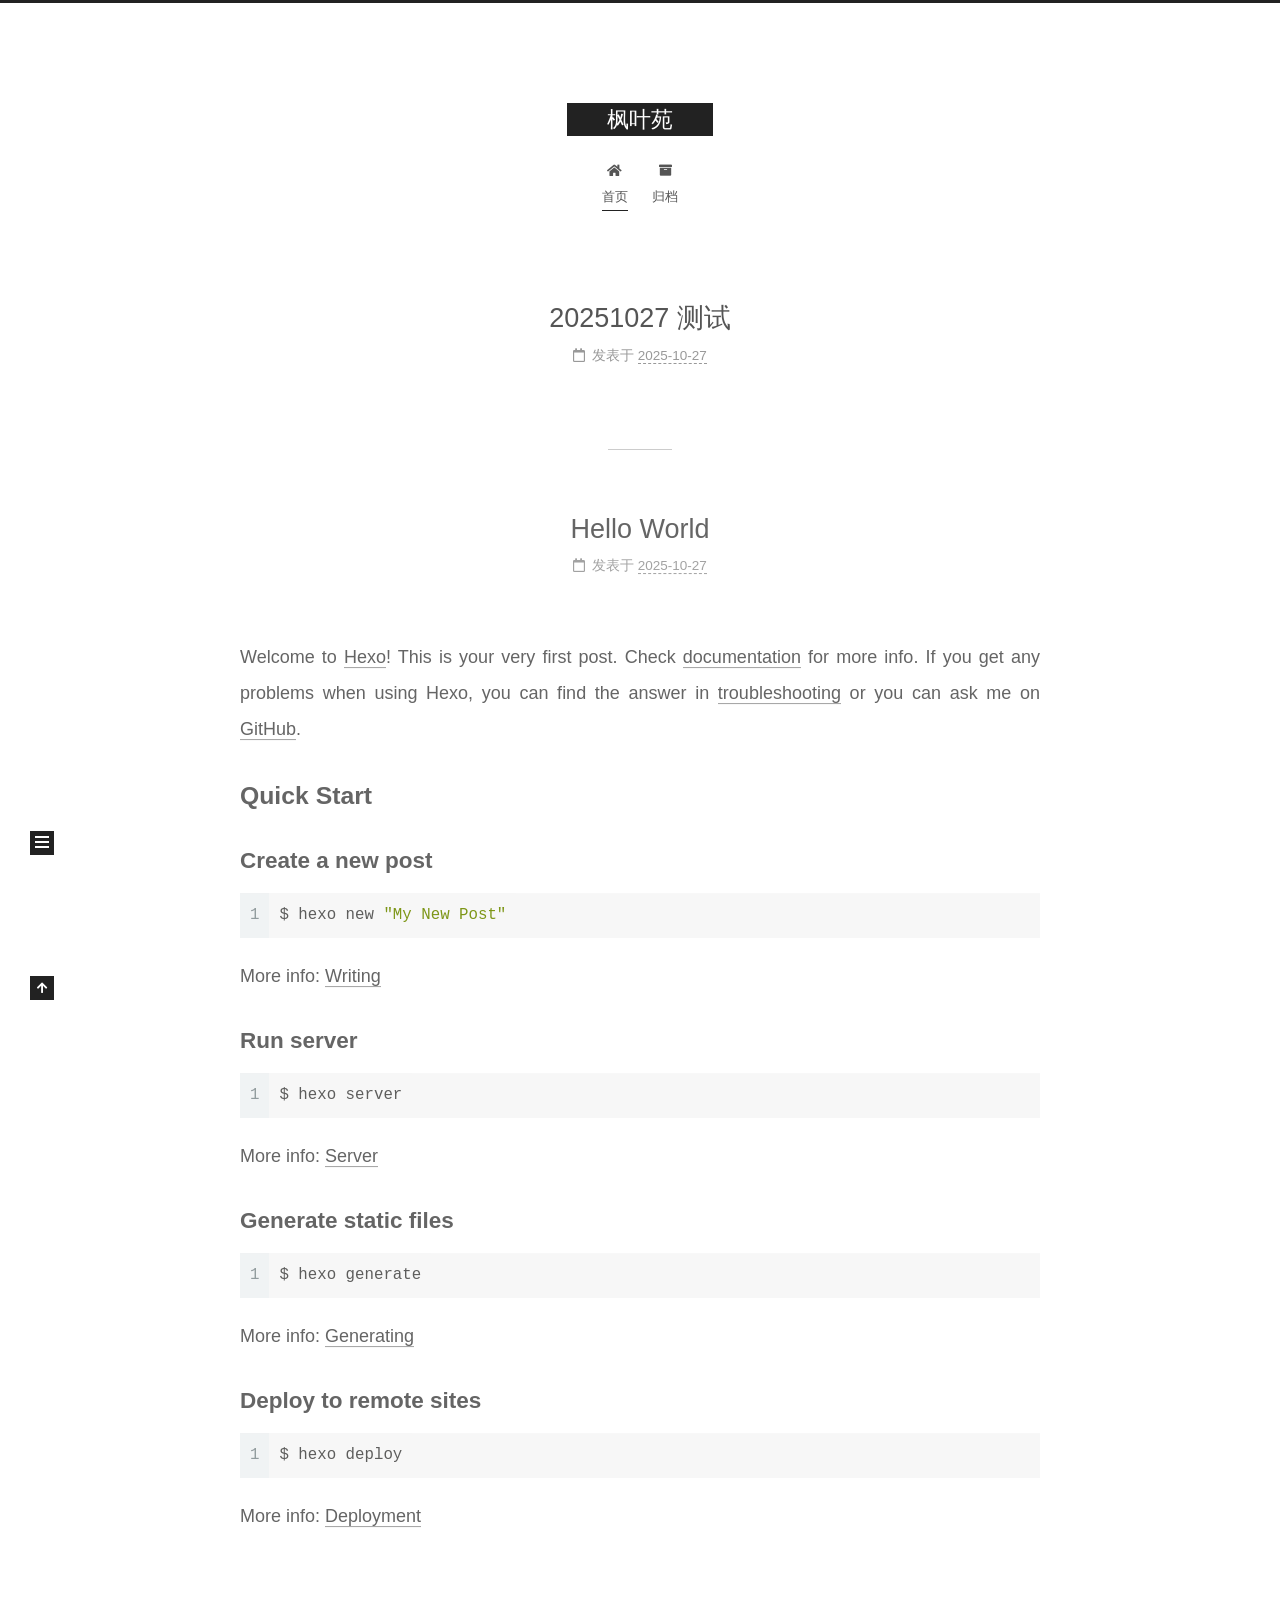
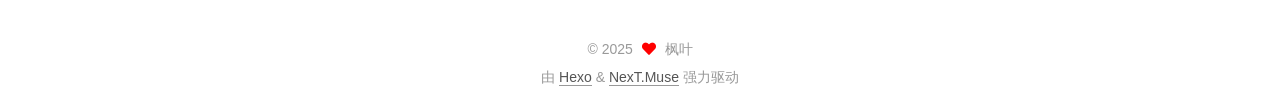
<file: index.html>
<!DOCTYPE html>
<html lang="zh-CN">
<head>
  <meta charset="UTF-8">
<meta name="viewport" content="width=device-width, initial-scale=1, maximum-scale=2">
<meta name="theme-color" content="#222">
<meta name="generator" content="Hexo 7.3.0">
  <link rel="apple-touch-icon" sizes="180x180" href="/images/apple-touch-icon-next.png">
  <link rel="icon" type="image/png" sizes="32x32" href="/images/favicon-32x32-next.png">
  <link rel="icon" type="image/png" sizes="16x16" href="/images/favicon-16x16-next.png">
  <link rel="mask-icon" href="/images/logo.svg" color="#222">

<link rel="stylesheet" href="/css/main.css">


<link rel="stylesheet" href="/lib/font-awesome/css/all.min.css">

<script id="hexo-configurations">
    var NexT = window.NexT || {};
    var CONFIG = {"hostname":"example.com","root":"/","scheme":"Muse","version":"7.8.0","exturl":false,"sidebar":{"position":"left","display":"post","padding":18,"offset":12,"onmobile":false},"copycode":{"enable":false,"show_result":false,"style":null},"back2top":{"enable":true,"sidebar":false,"scrollpercent":false},"bookmark":{"enable":false,"color":"#222","save":"auto"},"fancybox":false,"mediumzoom":false,"lazyload":false,"pangu":false,"comments":{"style":"tabs","active":null,"storage":true,"lazyload":false,"nav":null},"algolia":{"hits":{"per_page":10},"labels":{"input_placeholder":"Search for Posts","hits_empty":"We didn't find any results for the search: ${query}","hits_stats":"${hits} results found in ${time} ms"}},"localsearch":{"enable":false,"trigger":"auto","top_n_per_article":1,"unescape":false,"preload":false},"motion":{"enable":true,"async":false,"transition":{"post_block":"fadeIn","post_header":"slideDownIn","post_body":"slideDownIn","coll_header":"slideLeftIn","sidebar":"slideUpIn"}}};
  </script>

  <meta name="description" content="选择有时候比努力更重要">
<meta property="og:type" content="website">
<meta property="og:title" content="枫叶苑">
<meta property="og:url" content="http://example.com/index.html">
<meta property="og:site_name" content="枫叶苑">
<meta property="og:description" content="选择有时候比努力更重要">
<meta property="og:locale" content="zh_CN">
<meta property="article:author" content="枫叶">
<meta name="twitter:card" content="summary">

<link rel="canonical" href="http://example.com/">


<script id="page-configurations">
  // https://hexo.io/docs/variables.html
  CONFIG.page = {
    sidebar: "",
    isHome : true,
    isPost : false,
    lang   : 'zh-CN'
  };
</script>

  <title>枫叶苑</title>
  






  <noscript>
  <style>
  .use-motion .brand,
  .use-motion .menu-item,
  .sidebar-inner,
  .use-motion .post-block,
  .use-motion .pagination,
  .use-motion .comments,
  .use-motion .post-header,
  .use-motion .post-body,
  .use-motion .collection-header { opacity: initial; }

  .use-motion .site-title,
  .use-motion .site-subtitle {
    opacity: initial;
    top: initial;
  }

  .use-motion .logo-line-before i { left: initial; }
  .use-motion .logo-line-after i { right: initial; }
  </style>
</noscript>

</head>

<body itemscope itemtype="http://schema.org/WebPage">
  <div class="container use-motion">
    <div class="headband"></div>

    <header class="header" itemscope itemtype="http://schema.org/WPHeader">
      <div class="header-inner"><div class="site-brand-container">
  <div class="site-nav-toggle">
    <div class="toggle" aria-label="切换导航栏">
      <span class="toggle-line toggle-line-first"></span>
      <span class="toggle-line toggle-line-middle"></span>
      <span class="toggle-line toggle-line-last"></span>
    </div>
  </div>

  <div class="site-meta">

    <a href="/" class="brand" rel="start">
      <span class="logo-line-before"><i></i></span>
      <h1 class="site-title">枫叶苑</h1>
      <span class="logo-line-after"><i></i></span>
    </a>
  </div>

  <div class="site-nav-right">
    <div class="toggle popup-trigger">
    </div>
  </div>
</div>




<nav class="site-nav">
  <ul id="menu" class="main-menu menu">
        <li class="menu-item menu-item-home">

    <a href="/" rel="section"><i class="fa fa-home fa-fw"></i>首页</a>

  </li>
        <li class="menu-item menu-item-archives">

    <a href="/archives/" rel="section"><i class="fa fa-archive fa-fw"></i>归档</a>

  </li>
  </ul>
</nav>




</div>
    </header>

    
  <div class="back-to-top">
    <i class="fa fa-arrow-up"></i>
    <span>0%</span>
  </div>


    <main class="main">
      <div class="main-inner">
        <div class="content-wrap">
          

          <div class="content index posts-expand">
            
      
  
  
  <article itemscope itemtype="http://schema.org/Article" class="post-block" lang="zh-CN">
    <link itemprop="mainEntityOfPage" href="http://example.com/2025/10/27/20251027-%E6%B5%8B%E8%AF%95/">

    <span hidden itemprop="author" itemscope itemtype="http://schema.org/Person">
      <meta itemprop="image" content="/images/avatar.gif">
      <meta itemprop="name" content="枫叶">
      <meta itemprop="description" content="选择有时候比努力更重要">
    </span>

    <span hidden itemprop="publisher" itemscope itemtype="http://schema.org/Organization">
      <meta itemprop="name" content="枫叶苑">
    </span>
      <header class="post-header">
        <h2 class="post-title" itemprop="name headline">
          
            <a href="/2025/10/27/20251027-%E6%B5%8B%E8%AF%95/" class="post-title-link" itemprop="url">20251027  测试</a>
        </h2>

        <div class="post-meta">
            <span class="post-meta-item">
              <span class="post-meta-item-icon">
                <i class="far fa-calendar"></i>
              </span>
              <span class="post-meta-item-text">发表于</span>

              <time title="创建时间：2025-10-27 10:50:49" itemprop="dateCreated datePublished" datetime="2025-10-27T10:50:49+08:00">2025-10-27</time>
            </span>

          

        </div>
      </header>

    
    
    
    <div class="post-body" itemprop="articleBody">

      
          
      
    </div>

    
    
    
      <footer class="post-footer">
        <div class="post-eof"></div>
      </footer>
  </article>
  
  
  

      
  
  
  <article itemscope itemtype="http://schema.org/Article" class="post-block" lang="zh-CN">
    <link itemprop="mainEntityOfPage" href="http://example.com/2025/10/27/hello-world/">

    <span hidden itemprop="author" itemscope itemtype="http://schema.org/Person">
      <meta itemprop="image" content="/images/avatar.gif">
      <meta itemprop="name" content="枫叶">
      <meta itemprop="description" content="选择有时候比努力更重要">
    </span>

    <span hidden itemprop="publisher" itemscope itemtype="http://schema.org/Organization">
      <meta itemprop="name" content="枫叶苑">
    </span>
      <header class="post-header">
        <h2 class="post-title" itemprop="name headline">
          
            <a href="/2025/10/27/hello-world/" class="post-title-link" itemprop="url">Hello World</a>
        </h2>

        <div class="post-meta">
            <span class="post-meta-item">
              <span class="post-meta-item-icon">
                <i class="far fa-calendar"></i>
              </span>
              <span class="post-meta-item-text">发表于</span>
              

              <time title="创建时间：2025-10-27 10:03:11 / 修改时间：10:02:39" itemprop="dateCreated datePublished" datetime="2025-10-27T10:03:11+08:00">2025-10-27</time>
            </span>

          

        </div>
      </header>

    
    
    
    <div class="post-body" itemprop="articleBody">

      
          <p>Welcome to <a target="_blank" rel="noopener" href="https://hexo.io/">Hexo</a>! This is your very first post. Check <a target="_blank" rel="noopener" href="https://hexo.io/docs/">documentation</a> for more info. If you get any problems when using Hexo, you can find the answer in <a target="_blank" rel="noopener" href="https://hexo.io/docs/troubleshooting.html">troubleshooting</a> or you can ask me on <a target="_blank" rel="noopener" href="https://github.com/hexojs/hexo/issues">GitHub</a>.</p>
<h2 id="Quick-Start"><a href="#Quick-Start" class="headerlink" title="Quick Start"></a>Quick Start</h2><h3 id="Create-a-new-post"><a href="#Create-a-new-post" class="headerlink" title="Create a new post"></a>Create a new post</h3><figure class="highlight bash"><table><tr><td class="gutter"><pre><span class="line">1</span><br></pre></td><td class="code"><pre><span class="line">$ hexo new <span class="string">&quot;My New Post&quot;</span></span><br></pre></td></tr></table></figure>

<p>More info: <a target="_blank" rel="noopener" href="https://hexo.io/docs/writing.html">Writing</a></p>
<h3 id="Run-server"><a href="#Run-server" class="headerlink" title="Run server"></a>Run server</h3><figure class="highlight bash"><table><tr><td class="gutter"><pre><span class="line">1</span><br></pre></td><td class="code"><pre><span class="line">$ hexo server</span><br></pre></td></tr></table></figure>

<p>More info: <a target="_blank" rel="noopener" href="https://hexo.io/docs/server.html">Server</a></p>
<h3 id="Generate-static-files"><a href="#Generate-static-files" class="headerlink" title="Generate static files"></a>Generate static files</h3><figure class="highlight bash"><table><tr><td class="gutter"><pre><span class="line">1</span><br></pre></td><td class="code"><pre><span class="line">$ hexo generate</span><br></pre></td></tr></table></figure>

<p>More info: <a target="_blank" rel="noopener" href="https://hexo.io/docs/generating.html">Generating</a></p>
<h3 id="Deploy-to-remote-sites"><a href="#Deploy-to-remote-sites" class="headerlink" title="Deploy to remote sites"></a>Deploy to remote sites</h3><figure class="highlight bash"><table><tr><td class="gutter"><pre><span class="line">1</span><br></pre></td><td class="code"><pre><span class="line">$ hexo deploy</span><br></pre></td></tr></table></figure>

<p>More info: <a target="_blank" rel="noopener" href="https://hexo.io/docs/one-command-deployment.html">Deployment</a></p>

      
    </div>

    
    
    
      <footer class="post-footer">
        <div class="post-eof"></div>
      </footer>
  </article>
  
  
  


  



          </div>
          

<script>
  window.addEventListener('tabs:register', () => {
    let { activeClass } = CONFIG.comments;
    if (CONFIG.comments.storage) {
      activeClass = localStorage.getItem('comments_active') || activeClass;
    }
    if (activeClass) {
      let activeTab = document.querySelector(`a[href="#comment-${activeClass}"]`);
      if (activeTab) {
        activeTab.click();
      }
    }
  });
  if (CONFIG.comments.storage) {
    window.addEventListener('tabs:click', event => {
      if (!event.target.matches('.tabs-comment .tab-content .tab-pane')) return;
      let commentClass = event.target.classList[1];
      localStorage.setItem('comments_active', commentClass);
    });
  }
</script>

        </div>
          
  
  <div class="toggle sidebar-toggle">
    <span class="toggle-line toggle-line-first"></span>
    <span class="toggle-line toggle-line-middle"></span>
    <span class="toggle-line toggle-line-last"></span>
  </div>

  <aside class="sidebar">
    <div class="sidebar-inner">

      <ul class="sidebar-nav motion-element">
        <li class="sidebar-nav-toc">
          文章目录
        </li>
        <li class="sidebar-nav-overview">
          站点概览
        </li>
      </ul>

      <!--noindex-->
      <div class="post-toc-wrap sidebar-panel">
      </div>
      <!--/noindex-->

      <div class="site-overview-wrap sidebar-panel">
        <div class="site-author motion-element" itemprop="author" itemscope itemtype="http://schema.org/Person">
  <p class="site-author-name" itemprop="name">枫叶</p>
  <div class="site-description" itemprop="description">选择有时候比努力更重要</div>
</div>
<div class="site-state-wrap motion-element">
  <nav class="site-state">
      <div class="site-state-item site-state-posts">
          <a href="/archives/">
        
          <span class="site-state-item-count">2</span>
          <span class="site-state-item-name">日志</span>
        </a>
      </div>
  </nav>
</div>



      </div>

    </div>
  </aside>
  <div id="sidebar-dimmer"></div>


      </div>
    </main>

    <footer class="footer">
      <div class="footer-inner">
        

        

<div class="copyright">
  
  &copy; 
  <span itemprop="copyrightYear">2025</span>
  <span class="with-love">
    <i class="fa fa-heart"></i>
  </span>
  <span class="author" itemprop="copyrightHolder">枫叶</span>
</div>
  <div class="powered-by">由 <a href="https://hexo.io/" class="theme-link" rel="noopener" target="_blank">Hexo</a> & <a href="https://muse.theme-next.org/" class="theme-link" rel="noopener" target="_blank">NexT.Muse</a> 强力驱动
  </div>

        








      </div>
    </footer>
  </div>

  
  <script src="/lib/anime.min.js"></script>
  <script src="/lib/velocity/velocity.min.js"></script>
  <script src="/lib/velocity/velocity.ui.min.js"></script>

<script src="/js/utils.js"></script>

<script src="/js/motion.js"></script>


<script src="/js/schemes/muse.js"></script>


<script src="/js/next-boot.js"></script>




  















  

  

</body>
</html>
</file>
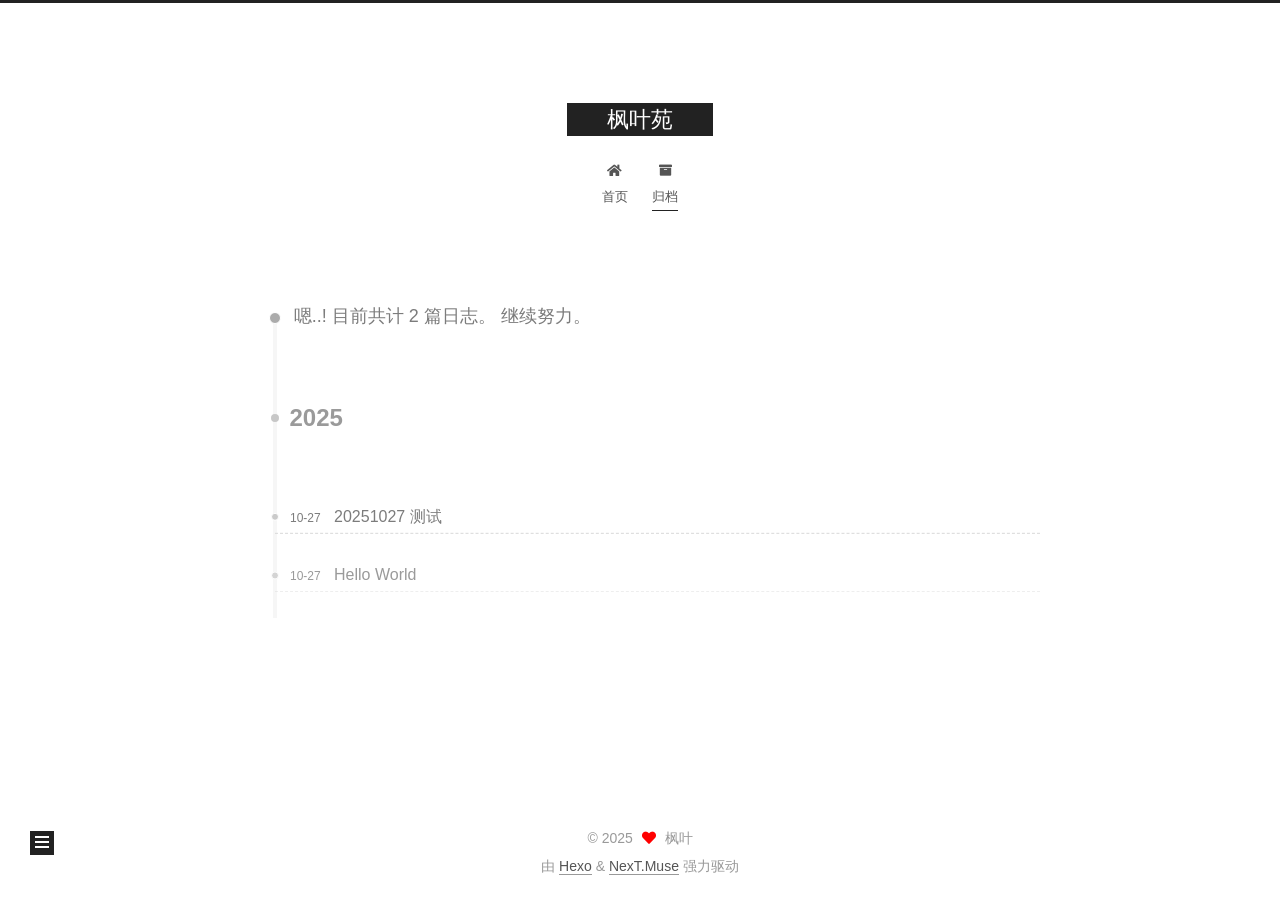
<file: archives/index.html>
<!DOCTYPE html>
<html lang="zh-CN">
<head>
  <meta charset="UTF-8">
<meta name="viewport" content="width=device-width, initial-scale=1, maximum-scale=2">
<meta name="theme-color" content="#222">
<meta name="generator" content="Hexo 7.3.0">
  <link rel="apple-touch-icon" sizes="180x180" href="/images/apple-touch-icon-next.png">
  <link rel="icon" type="image/png" sizes="32x32" href="/images/favicon-32x32-next.png">
  <link rel="icon" type="image/png" sizes="16x16" href="/images/favicon-16x16-next.png">
  <link rel="mask-icon" href="/images/logo.svg" color="#222">

<link rel="stylesheet" href="/css/main.css">


<link rel="stylesheet" href="/lib/font-awesome/css/all.min.css">

<script id="hexo-configurations">
    var NexT = window.NexT || {};
    var CONFIG = {"hostname":"example.com","root":"/","scheme":"Muse","version":"7.8.0","exturl":false,"sidebar":{"position":"left","display":"post","padding":18,"offset":12,"onmobile":false},"copycode":{"enable":false,"show_result":false,"style":null},"back2top":{"enable":true,"sidebar":false,"scrollpercent":false},"bookmark":{"enable":false,"color":"#222","save":"auto"},"fancybox":false,"mediumzoom":false,"lazyload":false,"pangu":false,"comments":{"style":"tabs","active":null,"storage":true,"lazyload":false,"nav":null},"algolia":{"hits":{"per_page":10},"labels":{"input_placeholder":"Search for Posts","hits_empty":"We didn't find any results for the search: ${query}","hits_stats":"${hits} results found in ${time} ms"}},"localsearch":{"enable":false,"trigger":"auto","top_n_per_article":1,"unescape":false,"preload":false},"motion":{"enable":true,"async":false,"transition":{"post_block":"fadeIn","post_header":"slideDownIn","post_body":"slideDownIn","coll_header":"slideLeftIn","sidebar":"slideUpIn"}}};
  </script>

  <meta name="description" content="选择有时候比努力更重要">
<meta property="og:type" content="website">
<meta property="og:title" content="枫叶苑">
<meta property="og:url" content="http://example.com/archives/index.html">
<meta property="og:site_name" content="枫叶苑">
<meta property="og:description" content="选择有时候比努力更重要">
<meta property="og:locale" content="zh_CN">
<meta property="article:author" content="枫叶">
<meta name="twitter:card" content="summary">

<link rel="canonical" href="http://example.com/archives/">


<script id="page-configurations">
  // https://hexo.io/docs/variables.html
  CONFIG.page = {
    sidebar: "",
    isHome : false,
    isPost : false,
    lang   : 'zh-CN'
  };
</script>

  <title>归档 | 枫叶苑</title>
  






  <noscript>
  <style>
  .use-motion .brand,
  .use-motion .menu-item,
  .sidebar-inner,
  .use-motion .post-block,
  .use-motion .pagination,
  .use-motion .comments,
  .use-motion .post-header,
  .use-motion .post-body,
  .use-motion .collection-header { opacity: initial; }

  .use-motion .site-title,
  .use-motion .site-subtitle {
    opacity: initial;
    top: initial;
  }

  .use-motion .logo-line-before i { left: initial; }
  .use-motion .logo-line-after i { right: initial; }
  </style>
</noscript>

</head>

<body itemscope itemtype="http://schema.org/WebPage">
  <div class="container use-motion">
    <div class="headband"></div>

    <header class="header" itemscope itemtype="http://schema.org/WPHeader">
      <div class="header-inner"><div class="site-brand-container">
  <div class="site-nav-toggle">
    <div class="toggle" aria-label="切换导航栏">
      <span class="toggle-line toggle-line-first"></span>
      <span class="toggle-line toggle-line-middle"></span>
      <span class="toggle-line toggle-line-last"></span>
    </div>
  </div>

  <div class="site-meta">

    <a href="/" class="brand" rel="start">
      <span class="logo-line-before"><i></i></span>
      <h1 class="site-title">枫叶苑</h1>
      <span class="logo-line-after"><i></i></span>
    </a>
  </div>

  <div class="site-nav-right">
    <div class="toggle popup-trigger">
    </div>
  </div>
</div>




<nav class="site-nav">
  <ul id="menu" class="main-menu menu">
        <li class="menu-item menu-item-home">

    <a href="/" rel="section"><i class="fa fa-home fa-fw"></i>首页</a>

  </li>
        <li class="menu-item menu-item-archives">

    <a href="/archives/" rel="section"><i class="fa fa-archive fa-fw"></i>归档</a>

  </li>
  </ul>
</nav>




</div>
    </header>

    
  <div class="back-to-top">
    <i class="fa fa-arrow-up"></i>
    <span>0%</span>
  </div>


    <main class="main">
      <div class="main-inner">
        <div class="content-wrap">
          

          <div class="content archive">
            

  
  
  
  <div class="post-block">
    <div class="posts-collapse">
      <div class="collection-title">
        <span class="collection-header">嗯..! 目前共计 2 篇日志。 继续努力。</span>
      </div>

      
    <div class="collection-year">
      <span class="collection-header">2025</span>
    </div>

  <article itemscope itemtype="http://schema.org/Article">
    <header class="post-header">

      <div class="post-meta">
        <time itemprop="dateCreated"
              datetime="2025-10-27T10:50:49+08:00"
              content="2025-10-27">
          10-27
        </time>
      </div>

      <div class="post-title">
          <a class="post-title-link" href="/2025/10/27/20251027-%E6%B5%8B%E8%AF%95/" itemprop="url">
            <span itemprop="name">20251027  测试</span>
          </a>
      </div>

    </header>
  </article>

  <article itemscope itemtype="http://schema.org/Article">
    <header class="post-header">

      <div class="post-meta">
        <time itemprop="dateCreated"
              datetime="2025-10-27T10:03:11+08:00"
              content="2025-10-27">
          10-27
        </time>
      </div>

      <div class="post-title">
          <a class="post-title-link" href="/2025/10/27/hello-world/" itemprop="url">
            <span itemprop="name">Hello World</span>
          </a>
      </div>

    </header>
  </article>


    </div>
  </div>
  
  
  

  



          </div>
          

<script>
  window.addEventListener('tabs:register', () => {
    let { activeClass } = CONFIG.comments;
    if (CONFIG.comments.storage) {
      activeClass = localStorage.getItem('comments_active') || activeClass;
    }
    if (activeClass) {
      let activeTab = document.querySelector(`a[href="#comment-${activeClass}"]`);
      if (activeTab) {
        activeTab.click();
      }
    }
  });
  if (CONFIG.comments.storage) {
    window.addEventListener('tabs:click', event => {
      if (!event.target.matches('.tabs-comment .tab-content .tab-pane')) return;
      let commentClass = event.target.classList[1];
      localStorage.setItem('comments_active', commentClass);
    });
  }
</script>

        </div>
          
  
  <div class="toggle sidebar-toggle">
    <span class="toggle-line toggle-line-first"></span>
    <span class="toggle-line toggle-line-middle"></span>
    <span class="toggle-line toggle-line-last"></span>
  </div>

  <aside class="sidebar">
    <div class="sidebar-inner">

      <ul class="sidebar-nav motion-element">
        <li class="sidebar-nav-toc">
          文章目录
        </li>
        <li class="sidebar-nav-overview">
          站点概览
        </li>
      </ul>

      <!--noindex-->
      <div class="post-toc-wrap sidebar-panel">
      </div>
      <!--/noindex-->

      <div class="site-overview-wrap sidebar-panel">
        <div class="site-author motion-element" itemprop="author" itemscope itemtype="http://schema.org/Person">
  <p class="site-author-name" itemprop="name">枫叶</p>
  <div class="site-description" itemprop="description">选择有时候比努力更重要</div>
</div>
<div class="site-state-wrap motion-element">
  <nav class="site-state">
      <div class="site-state-item site-state-posts">
          <a href="/archives/">
        
          <span class="site-state-item-count">2</span>
          <span class="site-state-item-name">日志</span>
        </a>
      </div>
  </nav>
</div>



      </div>

    </div>
  </aside>
  <div id="sidebar-dimmer"></div>


      </div>
    </main>

    <footer class="footer">
      <div class="footer-inner">
        

        

<div class="copyright">
  
  &copy; 
  <span itemprop="copyrightYear">2025</span>
  <span class="with-love">
    <i class="fa fa-heart"></i>
  </span>
  <span class="author" itemprop="copyrightHolder">枫叶</span>
</div>
  <div class="powered-by">由 <a href="https://hexo.io/" class="theme-link" rel="noopener" target="_blank">Hexo</a> & <a href="https://muse.theme-next.org/" class="theme-link" rel="noopener" target="_blank">NexT.Muse</a> 强力驱动
  </div>

        








      </div>
    </footer>
  </div>

  
  <script src="/lib/anime.min.js"></script>
  <script src="/lib/velocity/velocity.min.js"></script>
  <script src="/lib/velocity/velocity.ui.min.js"></script>

<script src="/js/utils.js"></script>

<script src="/js/motion.js"></script>


<script src="/js/schemes/muse.js"></script>


<script src="/js/next-boot.js"></script>




  















  

  

</body>
</html>
</file>
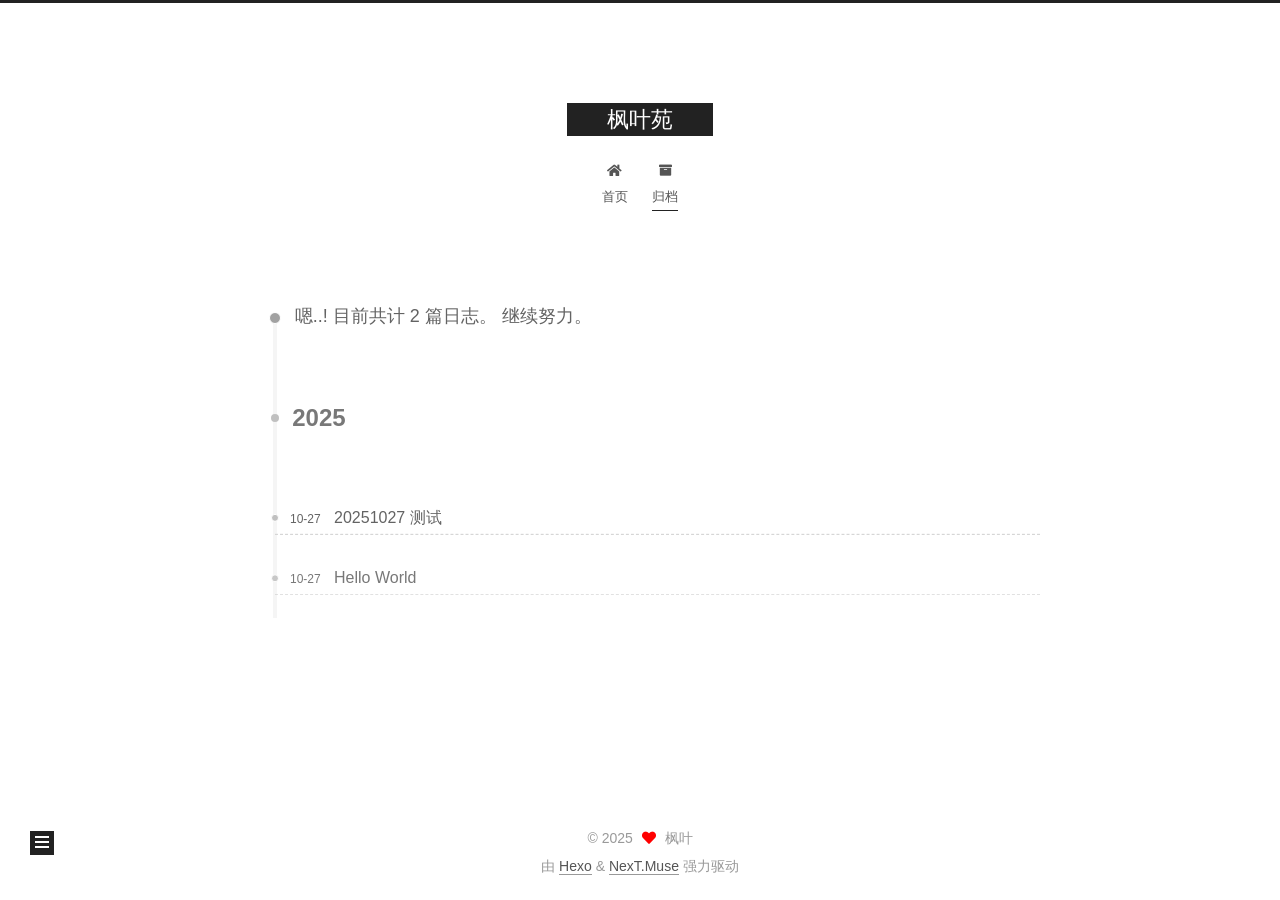
<file: archives/2025/index.html>
<!DOCTYPE html>
<html lang="zh-CN">
<head>
  <meta charset="UTF-8">
<meta name="viewport" content="width=device-width, initial-scale=1, maximum-scale=2">
<meta name="theme-color" content="#222">
<meta name="generator" content="Hexo 7.3.0">
  <link rel="apple-touch-icon" sizes="180x180" href="/images/apple-touch-icon-next.png">
  <link rel="icon" type="image/png" sizes="32x32" href="/images/favicon-32x32-next.png">
  <link rel="icon" type="image/png" sizes="16x16" href="/images/favicon-16x16-next.png">
  <link rel="mask-icon" href="/images/logo.svg" color="#222">

<link rel="stylesheet" href="/css/main.css">


<link rel="stylesheet" href="/lib/font-awesome/css/all.min.css">

<script id="hexo-configurations">
    var NexT = window.NexT || {};
    var CONFIG = {"hostname":"example.com","root":"/","scheme":"Muse","version":"7.8.0","exturl":false,"sidebar":{"position":"left","display":"post","padding":18,"offset":12,"onmobile":false},"copycode":{"enable":false,"show_result":false,"style":null},"back2top":{"enable":true,"sidebar":false,"scrollpercent":false},"bookmark":{"enable":false,"color":"#222","save":"auto"},"fancybox":false,"mediumzoom":false,"lazyload":false,"pangu":false,"comments":{"style":"tabs","active":null,"storage":true,"lazyload":false,"nav":null},"algolia":{"hits":{"per_page":10},"labels":{"input_placeholder":"Search for Posts","hits_empty":"We didn't find any results for the search: ${query}","hits_stats":"${hits} results found in ${time} ms"}},"localsearch":{"enable":false,"trigger":"auto","top_n_per_article":1,"unescape":false,"preload":false},"motion":{"enable":true,"async":false,"transition":{"post_block":"fadeIn","post_header":"slideDownIn","post_body":"slideDownIn","coll_header":"slideLeftIn","sidebar":"slideUpIn"}}};
  </script>

  <meta name="description" content="选择有时候比努力更重要">
<meta property="og:type" content="website">
<meta property="og:title" content="枫叶苑">
<meta property="og:url" content="http://example.com/archives/2025/index.html">
<meta property="og:site_name" content="枫叶苑">
<meta property="og:description" content="选择有时候比努力更重要">
<meta property="og:locale" content="zh_CN">
<meta property="article:author" content="枫叶">
<meta name="twitter:card" content="summary">

<link rel="canonical" href="http://example.com/archives/2025/">


<script id="page-configurations">
  // https://hexo.io/docs/variables.html
  CONFIG.page = {
    sidebar: "",
    isHome : false,
    isPost : false,
    lang   : 'zh-CN'
  };
</script>

  <title>归档 | 枫叶苑</title>
  






  <noscript>
  <style>
  .use-motion .brand,
  .use-motion .menu-item,
  .sidebar-inner,
  .use-motion .post-block,
  .use-motion .pagination,
  .use-motion .comments,
  .use-motion .post-header,
  .use-motion .post-body,
  .use-motion .collection-header { opacity: initial; }

  .use-motion .site-title,
  .use-motion .site-subtitle {
    opacity: initial;
    top: initial;
  }

  .use-motion .logo-line-before i { left: initial; }
  .use-motion .logo-line-after i { right: initial; }
  </style>
</noscript>

</head>

<body itemscope itemtype="http://schema.org/WebPage">
  <div class="container use-motion">
    <div class="headband"></div>

    <header class="header" itemscope itemtype="http://schema.org/WPHeader">
      <div class="header-inner"><div class="site-brand-container">
  <div class="site-nav-toggle">
    <div class="toggle" aria-label="切换导航栏">
      <span class="toggle-line toggle-line-first"></span>
      <span class="toggle-line toggle-line-middle"></span>
      <span class="toggle-line toggle-line-last"></span>
    </div>
  </div>

  <div class="site-meta">

    <a href="/" class="brand" rel="start">
      <span class="logo-line-before"><i></i></span>
      <h1 class="site-title">枫叶苑</h1>
      <span class="logo-line-after"><i></i></span>
    </a>
  </div>

  <div class="site-nav-right">
    <div class="toggle popup-trigger">
    </div>
  </div>
</div>




<nav class="site-nav">
  <ul id="menu" class="main-menu menu">
        <li class="menu-item menu-item-home">

    <a href="/" rel="section"><i class="fa fa-home fa-fw"></i>首页</a>

  </li>
        <li class="menu-item menu-item-archives">

    <a href="/archives/" rel="section"><i class="fa fa-archive fa-fw"></i>归档</a>

  </li>
  </ul>
</nav>




</div>
    </header>

    
  <div class="back-to-top">
    <i class="fa fa-arrow-up"></i>
    <span>0%</span>
  </div>


    <main class="main">
      <div class="main-inner">
        <div class="content-wrap">
          

          <div class="content archive">
            

  
  
  
  <div class="post-block">
    <div class="posts-collapse">
      <div class="collection-title">
        <span class="collection-header">嗯..! 目前共计 2 篇日志。 继续努力。</span>
      </div>

      
    <div class="collection-year">
      <span class="collection-header">2025</span>
    </div>

  <article itemscope itemtype="http://schema.org/Article">
    <header class="post-header">

      <div class="post-meta">
        <time itemprop="dateCreated"
              datetime="2025-10-27T10:50:49+08:00"
              content="2025-10-27">
          10-27
        </time>
      </div>

      <div class="post-title">
          <a class="post-title-link" href="/2025/10/27/20251027-%E6%B5%8B%E8%AF%95/" itemprop="url">
            <span itemprop="name">20251027  测试</span>
          </a>
      </div>

    </header>
  </article>

  <article itemscope itemtype="http://schema.org/Article">
    <header class="post-header">

      <div class="post-meta">
        <time itemprop="dateCreated"
              datetime="2025-10-27T10:03:11+08:00"
              content="2025-10-27">
          10-27
        </time>
      </div>

      <div class="post-title">
          <a class="post-title-link" href="/2025/10/27/hello-world/" itemprop="url">
            <span itemprop="name">Hello World</span>
          </a>
      </div>

    </header>
  </article>


    </div>
  </div>
  
  
  

  



          </div>
          

<script>
  window.addEventListener('tabs:register', () => {
    let { activeClass } = CONFIG.comments;
    if (CONFIG.comments.storage) {
      activeClass = localStorage.getItem('comments_active') || activeClass;
    }
    if (activeClass) {
      let activeTab = document.querySelector(`a[href="#comment-${activeClass}"]`);
      if (activeTab) {
        activeTab.click();
      }
    }
  });
  if (CONFIG.comments.storage) {
    window.addEventListener('tabs:click', event => {
      if (!event.target.matches('.tabs-comment .tab-content .tab-pane')) return;
      let commentClass = event.target.classList[1];
      localStorage.setItem('comments_active', commentClass);
    });
  }
</script>

        </div>
          
  
  <div class="toggle sidebar-toggle">
    <span class="toggle-line toggle-line-first"></span>
    <span class="toggle-line toggle-line-middle"></span>
    <span class="toggle-line toggle-line-last"></span>
  </div>

  <aside class="sidebar">
    <div class="sidebar-inner">

      <ul class="sidebar-nav motion-element">
        <li class="sidebar-nav-toc">
          文章目录
        </li>
        <li class="sidebar-nav-overview">
          站点概览
        </li>
      </ul>

      <!--noindex-->
      <div class="post-toc-wrap sidebar-panel">
      </div>
      <!--/noindex-->

      <div class="site-overview-wrap sidebar-panel">
        <div class="site-author motion-element" itemprop="author" itemscope itemtype="http://schema.org/Person">
  <p class="site-author-name" itemprop="name">枫叶</p>
  <div class="site-description" itemprop="description">选择有时候比努力更重要</div>
</div>
<div class="site-state-wrap motion-element">
  <nav class="site-state">
      <div class="site-state-item site-state-posts">
          <a href="/archives/">
        
          <span class="site-state-item-count">2</span>
          <span class="site-state-item-name">日志</span>
        </a>
      </div>
  </nav>
</div>



      </div>

    </div>
  </aside>
  <div id="sidebar-dimmer"></div>


      </div>
    </main>

    <footer class="footer">
      <div class="footer-inner">
        

        

<div class="copyright">
  
  &copy; 
  <span itemprop="copyrightYear">2025</span>
  <span class="with-love">
    <i class="fa fa-heart"></i>
  </span>
  <span class="author" itemprop="copyrightHolder">枫叶</span>
</div>
  <div class="powered-by">由 <a href="https://hexo.io/" class="theme-link" rel="noopener" target="_blank">Hexo</a> & <a href="https://muse.theme-next.org/" class="theme-link" rel="noopener" target="_blank">NexT.Muse</a> 强力驱动
  </div>

        








      </div>
    </footer>
  </div>

  
  <script src="/lib/anime.min.js"></script>
  <script src="/lib/velocity/velocity.min.js"></script>
  <script src="/lib/velocity/velocity.ui.min.js"></script>

<script src="/js/utils.js"></script>

<script src="/js/motion.js"></script>


<script src="/js/schemes/muse.js"></script>


<script src="/js/next-boot.js"></script>




  















  

  

</body>
</html>
</file>
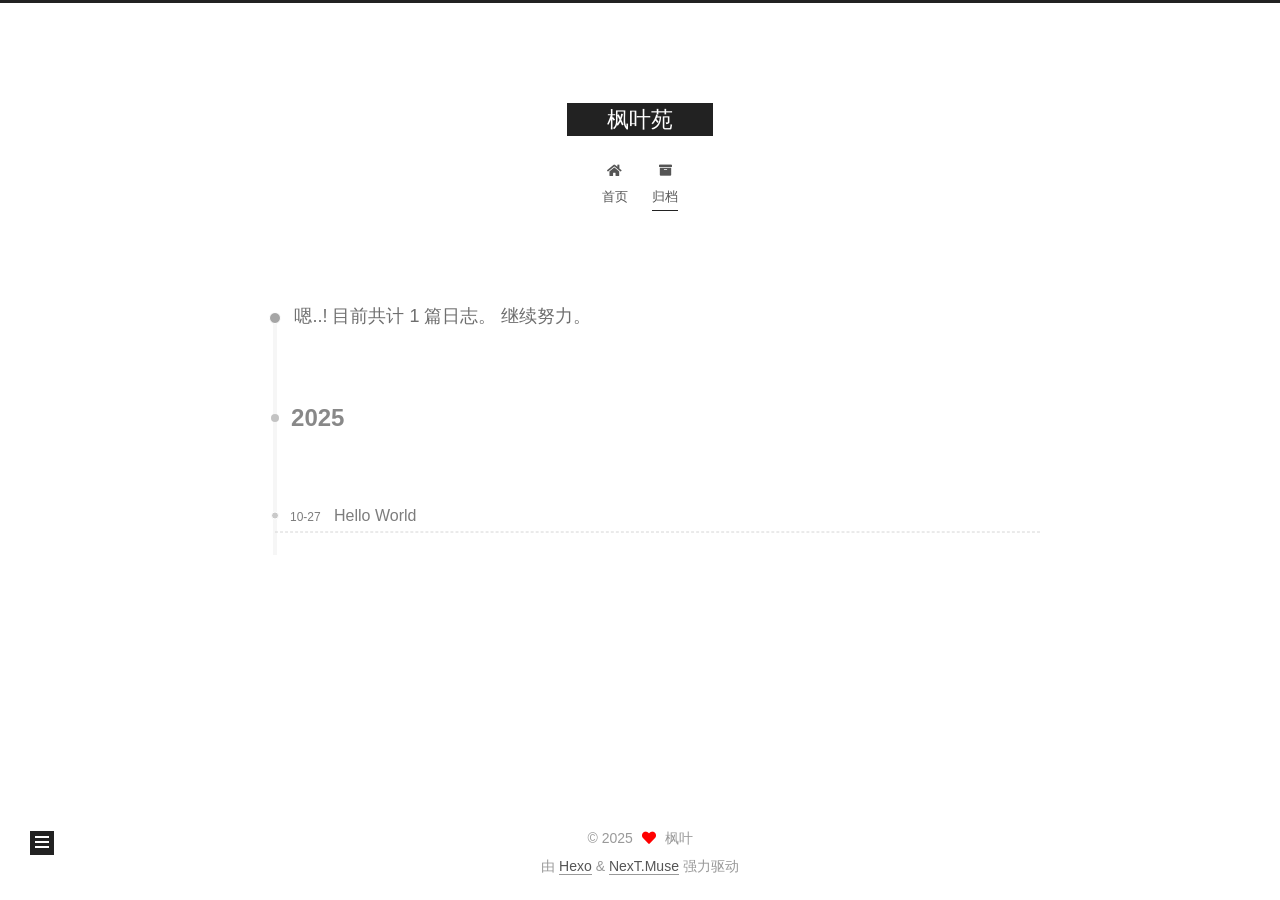
<file: archives/2025/10/index.html>
<!DOCTYPE html>
<html lang="zh-CN">
<head>
  <meta charset="UTF-8">
<meta name="viewport" content="width=device-width, initial-scale=1, maximum-scale=2">
<meta name="theme-color" content="#222">
<meta name="generator" content="Hexo 7.3.0">
  <link rel="apple-touch-icon" sizes="180x180" href="/images/apple-touch-icon-next.png">
  <link rel="icon" type="image/png" sizes="32x32" href="/images/favicon-32x32-next.png">
  <link rel="icon" type="image/png" sizes="16x16" href="/images/favicon-16x16-next.png">
  <link rel="mask-icon" href="/images/logo.svg" color="#222">

<link rel="stylesheet" href="/css/main.css">


<link rel="stylesheet" href="/lib/font-awesome/css/all.min.css">

<script id="hexo-configurations">
    var NexT = window.NexT || {};
    var CONFIG = {"hostname":"example.com","root":"/","scheme":"Muse","version":"7.8.0","exturl":false,"sidebar":{"position":"left","display":"post","padding":18,"offset":12,"onmobile":false},"copycode":{"enable":false,"show_result":false,"style":null},"back2top":{"enable":true,"sidebar":false,"scrollpercent":false},"bookmark":{"enable":false,"color":"#222","save":"auto"},"fancybox":false,"mediumzoom":false,"lazyload":false,"pangu":false,"comments":{"style":"tabs","active":null,"storage":true,"lazyload":false,"nav":null},"algolia":{"hits":{"per_page":10},"labels":{"input_placeholder":"Search for Posts","hits_empty":"We didn't find any results for the search: ${query}","hits_stats":"${hits} results found in ${time} ms"}},"localsearch":{"enable":false,"trigger":"auto","top_n_per_article":1,"unescape":false,"preload":false},"motion":{"enable":true,"async":false,"transition":{"post_block":"fadeIn","post_header":"slideDownIn","post_body":"slideDownIn","coll_header":"slideLeftIn","sidebar":"slideUpIn"}}};
  </script>

  <meta name="description" content="选择有时候比努力更重要">
<meta property="og:type" content="website">
<meta property="og:title" content="枫叶苑">
<meta property="og:url" content="http://example.com/archives/2025/10/index.html">
<meta property="og:site_name" content="枫叶苑">
<meta property="og:description" content="选择有时候比努力更重要">
<meta property="og:locale" content="zh_CN">
<meta property="article:author" content="枫叶">
<meta name="twitter:card" content="summary">

<link rel="canonical" href="http://example.com/archives/2025/10/">


<script id="page-configurations">
  // https://hexo.io/docs/variables.html
  CONFIG.page = {
    sidebar: "",
    isHome : false,
    isPost : false,
    lang   : 'zh-CN'
  };
</script>

  <title>归档 | 枫叶苑</title>
  






  <noscript>
  <style>
  .use-motion .brand,
  .use-motion .menu-item,
  .sidebar-inner,
  .use-motion .post-block,
  .use-motion .pagination,
  .use-motion .comments,
  .use-motion .post-header,
  .use-motion .post-body,
  .use-motion .collection-header { opacity: initial; }

  .use-motion .site-title,
  .use-motion .site-subtitle {
    opacity: initial;
    top: initial;
  }

  .use-motion .logo-line-before i { left: initial; }
  .use-motion .logo-line-after i { right: initial; }
  </style>
</noscript>

</head>

<body itemscope itemtype="http://schema.org/WebPage">
  <div class="container use-motion">
    <div class="headband"></div>

    <header class="header" itemscope itemtype="http://schema.org/WPHeader">
      <div class="header-inner"><div class="site-brand-container">
  <div class="site-nav-toggle">
    <div class="toggle" aria-label="切换导航栏">
      <span class="toggle-line toggle-line-first"></span>
      <span class="toggle-line toggle-line-middle"></span>
      <span class="toggle-line toggle-line-last"></span>
    </div>
  </div>

  <div class="site-meta">

    <a href="/" class="brand" rel="start">
      <span class="logo-line-before"><i></i></span>
      <h1 class="site-title">枫叶苑</h1>
      <span class="logo-line-after"><i></i></span>
    </a>
  </div>

  <div class="site-nav-right">
    <div class="toggle popup-trigger">
    </div>
  </div>
</div>




<nav class="site-nav">
  <ul id="menu" class="main-menu menu">
        <li class="menu-item menu-item-home">

    <a href="/" rel="section"><i class="fa fa-home fa-fw"></i>首页</a>

  </li>
        <li class="menu-item menu-item-archives">

    <a href="/archives/" rel="section"><i class="fa fa-archive fa-fw"></i>归档</a>

  </li>
  </ul>
</nav>




</div>
    </header>

    
  <div class="back-to-top">
    <i class="fa fa-arrow-up"></i>
    <span>0%</span>
  </div>


    <main class="main">
      <div class="main-inner">
        <div class="content-wrap">
          

          <div class="content archive">
            

  
  
  
  <div class="post-block">
    <div class="posts-collapse">
      <div class="collection-title">
        <span class="collection-header">嗯..! 目前共计 1 篇日志。 继续努力。</span>
      </div>

      
    <div class="collection-year">
      <span class="collection-header">2025</span>
    </div>

  <article itemscope itemtype="http://schema.org/Article">
    <header class="post-header">

      <div class="post-meta">
        <time itemprop="dateCreated"
              datetime="2025-10-27T10:03:11+08:00"
              content="2025-10-27">
          10-27
        </time>
      </div>

      <div class="post-title">
          <a class="post-title-link" href="/2025/10/27/hello-world/" itemprop="url">
            <span itemprop="name">Hello World</span>
          </a>
      </div>

    </header>
  </article>


    </div>
  </div>
  
  
  

  



          </div>
          

<script>
  window.addEventListener('tabs:register', () => {
    let { activeClass } = CONFIG.comments;
    if (CONFIG.comments.storage) {
      activeClass = localStorage.getItem('comments_active') || activeClass;
    }
    if (activeClass) {
      let activeTab = document.querySelector(`a[href="#comment-${activeClass}"]`);
      if (activeTab) {
        activeTab.click();
      }
    }
  });
  if (CONFIG.comments.storage) {
    window.addEventListener('tabs:click', event => {
      if (!event.target.matches('.tabs-comment .tab-content .tab-pane')) return;
      let commentClass = event.target.classList[1];
      localStorage.setItem('comments_active', commentClass);
    });
  }
</script>

        </div>
          
  
  <div class="toggle sidebar-toggle">
    <span class="toggle-line toggle-line-first"></span>
    <span class="toggle-line toggle-line-middle"></span>
    <span class="toggle-line toggle-line-last"></span>
  </div>

  <aside class="sidebar">
    <div class="sidebar-inner">

      <ul class="sidebar-nav motion-element">
        <li class="sidebar-nav-toc">
          文章目录
        </li>
        <li class="sidebar-nav-overview">
          站点概览
        </li>
      </ul>

      <!--noindex-->
      <div class="post-toc-wrap sidebar-panel">
      </div>
      <!--/noindex-->

      <div class="site-overview-wrap sidebar-panel">
        <div class="site-author motion-element" itemprop="author" itemscope itemtype="http://schema.org/Person">
  <p class="site-author-name" itemprop="name">枫叶</p>
  <div class="site-description" itemprop="description">选择有时候比努力更重要</div>
</div>
<div class="site-state-wrap motion-element">
  <nav class="site-state">
      <div class="site-state-item site-state-posts">
          <a href="/archives/">
        
          <span class="site-state-item-count">1</span>
          <span class="site-state-item-name">日志</span>
        </a>
      </div>
  </nav>
</div>



      </div>

    </div>
  </aside>
  <div id="sidebar-dimmer"></div>


      </div>
    </main>

    <footer class="footer">
      <div class="footer-inner">
        

        

<div class="copyright">
  
  &copy; 
  <span itemprop="copyrightYear">2025</span>
  <span class="with-love">
    <i class="fa fa-heart"></i>
  </span>
  <span class="author" itemprop="copyrightHolder">枫叶</span>
</div>
  <div class="powered-by">由 <a href="https://hexo.io/" class="theme-link" rel="noopener" target="_blank">Hexo</a> & <a href="https://muse.theme-next.org/" class="theme-link" rel="noopener" target="_blank">NexT.Muse</a> 强力驱动
  </div>

        








      </div>
    </footer>
  </div>

  
  <script src="/lib/anime.min.js"></script>
  <script src="/lib/velocity/velocity.min.js"></script>
  <script src="/lib/velocity/velocity.ui.min.js"></script>

<script src="/js/utils.js"></script>

<script src="/js/motion.js"></script>


<script src="/js/schemes/muse.js"></script>


<script src="/js/next-boot.js"></script>




  















  

  

</body>
</html>
</file>
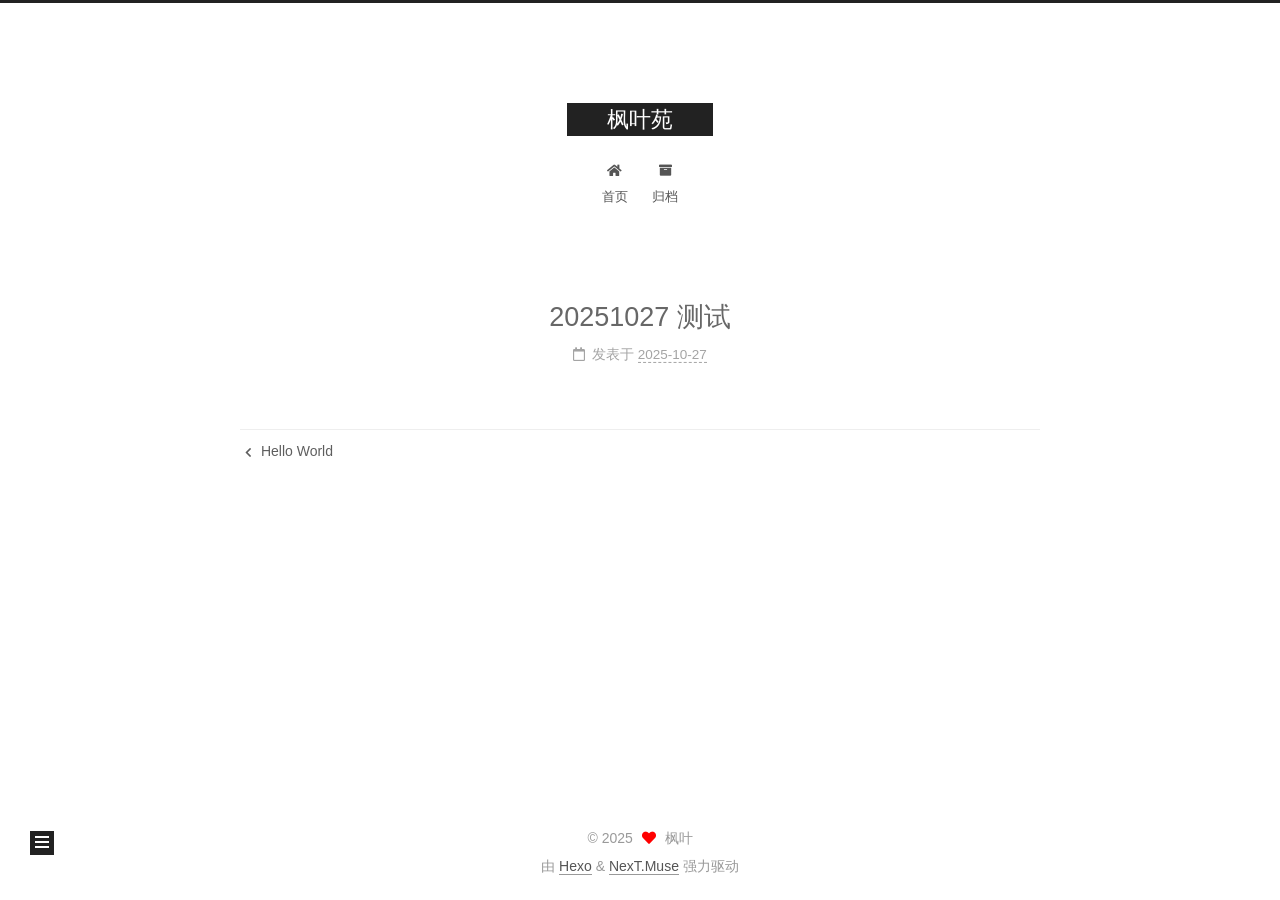
<file: 2025/10/27/20251027-测试/index.html>
<!DOCTYPE html>
<html lang="zh-CN">
<head>
  <meta charset="UTF-8">
<meta name="viewport" content="width=device-width, initial-scale=1, maximum-scale=2">
<meta name="theme-color" content="#222">
<meta name="generator" content="Hexo 7.3.0">
  <link rel="apple-touch-icon" sizes="180x180" href="/images/apple-touch-icon-next.png">
  <link rel="icon" type="image/png" sizes="32x32" href="/images/favicon-32x32-next.png">
  <link rel="icon" type="image/png" sizes="16x16" href="/images/favicon-16x16-next.png">
  <link rel="mask-icon" href="/images/logo.svg" color="#222">

<link rel="stylesheet" href="/css/main.css">


<link rel="stylesheet" href="/lib/font-awesome/css/all.min.css">

<script id="hexo-configurations">
    var NexT = window.NexT || {};
    var CONFIG = {"hostname":"example.com","root":"/","scheme":"Muse","version":"7.8.0","exturl":false,"sidebar":{"position":"left","display":"post","padding":18,"offset":12,"onmobile":false},"copycode":{"enable":false,"show_result":false,"style":null},"back2top":{"enable":true,"sidebar":false,"scrollpercent":false},"bookmark":{"enable":false,"color":"#222","save":"auto"},"fancybox":false,"mediumzoom":false,"lazyload":false,"pangu":false,"comments":{"style":"tabs","active":null,"storage":true,"lazyload":false,"nav":null},"algolia":{"hits":{"per_page":10},"labels":{"input_placeholder":"Search for Posts","hits_empty":"We didn't find any results for the search: ${query}","hits_stats":"${hits} results found in ${time} ms"}},"localsearch":{"enable":false,"trigger":"auto","top_n_per_article":1,"unescape":false,"preload":false},"motion":{"enable":true,"async":false,"transition":{"post_block":"fadeIn","post_header":"slideDownIn","post_body":"slideDownIn","coll_header":"slideLeftIn","sidebar":"slideUpIn"}}};
  </script>

  <meta name="description" content="选择有时候比努力更重要">
<meta property="og:type" content="article">
<meta property="og:title" content="20251027  测试">
<meta property="og:url" content="http://example.com/2025/10/27/20251027-%E6%B5%8B%E8%AF%95/index.html">
<meta property="og:site_name" content="枫叶苑">
<meta property="og:description" content="选择有时候比努力更重要">
<meta property="og:locale" content="zh_CN">
<meta property="article:published_time" content="2025-10-27T02:50:49.000Z">
<meta property="article:modified_time" content="2025-10-27T02:50:49.758Z">
<meta property="article:author" content="枫叶">
<meta name="twitter:card" content="summary">

<link rel="canonical" href="http://example.com/2025/10/27/20251027-%E6%B5%8B%E8%AF%95/">


<script id="page-configurations">
  // https://hexo.io/docs/variables.html
  CONFIG.page = {
    sidebar: "",
    isHome : false,
    isPost : true,
    lang   : 'zh-CN'
  };
</script>

  <title>20251027  测试 | 枫叶苑</title>
  






  <noscript>
  <style>
  .use-motion .brand,
  .use-motion .menu-item,
  .sidebar-inner,
  .use-motion .post-block,
  .use-motion .pagination,
  .use-motion .comments,
  .use-motion .post-header,
  .use-motion .post-body,
  .use-motion .collection-header { opacity: initial; }

  .use-motion .site-title,
  .use-motion .site-subtitle {
    opacity: initial;
    top: initial;
  }

  .use-motion .logo-line-before i { left: initial; }
  .use-motion .logo-line-after i { right: initial; }
  </style>
</noscript>

</head>

<body itemscope itemtype="http://schema.org/WebPage">
  <div class="container use-motion">
    <div class="headband"></div>

    <header class="header" itemscope itemtype="http://schema.org/WPHeader">
      <div class="header-inner"><div class="site-brand-container">
  <div class="site-nav-toggle">
    <div class="toggle" aria-label="切换导航栏">
      <span class="toggle-line toggle-line-first"></span>
      <span class="toggle-line toggle-line-middle"></span>
      <span class="toggle-line toggle-line-last"></span>
    </div>
  </div>

  <div class="site-meta">

    <a href="/" class="brand" rel="start">
      <span class="logo-line-before"><i></i></span>
      <h1 class="site-title">枫叶苑</h1>
      <span class="logo-line-after"><i></i></span>
    </a>
  </div>

  <div class="site-nav-right">
    <div class="toggle popup-trigger">
    </div>
  </div>
</div>




<nav class="site-nav">
  <ul id="menu" class="main-menu menu">
        <li class="menu-item menu-item-home">

    <a href="/" rel="section"><i class="fa fa-home fa-fw"></i>首页</a>

  </li>
        <li class="menu-item menu-item-archives">

    <a href="/archives/" rel="section"><i class="fa fa-archive fa-fw"></i>归档</a>

  </li>
  </ul>
</nav>




</div>
    </header>

    
  <div class="back-to-top">
    <i class="fa fa-arrow-up"></i>
    <span>0%</span>
  </div>


    <main class="main">
      <div class="main-inner">
        <div class="content-wrap">
          

          <div class="content post posts-expand">
            

    
  
  
  <article itemscope itemtype="http://schema.org/Article" class="post-block" lang="zh-CN">
    <link itemprop="mainEntityOfPage" href="http://example.com/2025/10/27/20251027-%E6%B5%8B%E8%AF%95/">

    <span hidden itemprop="author" itemscope itemtype="http://schema.org/Person">
      <meta itemprop="image" content="/images/avatar.gif">
      <meta itemprop="name" content="枫叶">
      <meta itemprop="description" content="选择有时候比努力更重要">
    </span>

    <span hidden itemprop="publisher" itemscope itemtype="http://schema.org/Organization">
      <meta itemprop="name" content="枫叶苑">
    </span>
      <header class="post-header">
        <h1 class="post-title" itemprop="name headline">
          20251027  测试
        </h1>

        <div class="post-meta">
            <span class="post-meta-item">
              <span class="post-meta-item-icon">
                <i class="far fa-calendar"></i>
              </span>
              <span class="post-meta-item-text">发表于</span>

              <time title="创建时间：2025-10-27 10:50:49" itemprop="dateCreated datePublished" datetime="2025-10-27T10:50:49+08:00">2025-10-27</time>
            </span>

          

        </div>
      </header>

    
    
    
    <div class="post-body" itemprop="articleBody">

      
        
    </div>

    
    
    

      <footer class="post-footer">

        


        
    <div class="post-nav">
      <div class="post-nav-item">
    <a href="/2025/10/27/hello-world/" rel="prev" title="Hello World">
      <i class="fa fa-chevron-left"></i> Hello World
    </a></div>
      <div class="post-nav-item"></div>
    </div>
      </footer>
    
  </article>
  
  
  



          </div>
          

<script>
  window.addEventListener('tabs:register', () => {
    let { activeClass } = CONFIG.comments;
    if (CONFIG.comments.storage) {
      activeClass = localStorage.getItem('comments_active') || activeClass;
    }
    if (activeClass) {
      let activeTab = document.querySelector(`a[href="#comment-${activeClass}"]`);
      if (activeTab) {
        activeTab.click();
      }
    }
  });
  if (CONFIG.comments.storage) {
    window.addEventListener('tabs:click', event => {
      if (!event.target.matches('.tabs-comment .tab-content .tab-pane')) return;
      let commentClass = event.target.classList[1];
      localStorage.setItem('comments_active', commentClass);
    });
  }
</script>

        </div>
          
  
  <div class="toggle sidebar-toggle">
    <span class="toggle-line toggle-line-first"></span>
    <span class="toggle-line toggle-line-middle"></span>
    <span class="toggle-line toggle-line-last"></span>
  </div>

  <aside class="sidebar">
    <div class="sidebar-inner">

      <ul class="sidebar-nav motion-element">
        <li class="sidebar-nav-toc">
          文章目录
        </li>
        <li class="sidebar-nav-overview">
          站点概览
        </li>
      </ul>

      <!--noindex-->
      <div class="post-toc-wrap sidebar-panel">
      </div>
      <!--/noindex-->

      <div class="site-overview-wrap sidebar-panel">
        <div class="site-author motion-element" itemprop="author" itemscope itemtype="http://schema.org/Person">
  <p class="site-author-name" itemprop="name">枫叶</p>
  <div class="site-description" itemprop="description">选择有时候比努力更重要</div>
</div>
<div class="site-state-wrap motion-element">
  <nav class="site-state">
      <div class="site-state-item site-state-posts">
          <a href="/archives/">
        
          <span class="site-state-item-count">2</span>
          <span class="site-state-item-name">日志</span>
        </a>
      </div>
  </nav>
</div>



      </div>

    </div>
  </aside>
  <div id="sidebar-dimmer"></div>


      </div>
    </main>

    <footer class="footer">
      <div class="footer-inner">
        

        

<div class="copyright">
  
  &copy; 
  <span itemprop="copyrightYear">2025</span>
  <span class="with-love">
    <i class="fa fa-heart"></i>
  </span>
  <span class="author" itemprop="copyrightHolder">枫叶</span>
</div>
  <div class="powered-by">由 <a href="https://hexo.io/" class="theme-link" rel="noopener" target="_blank">Hexo</a> & <a href="https://muse.theme-next.org/" class="theme-link" rel="noopener" target="_blank">NexT.Muse</a> 强力驱动
  </div>

        








      </div>
    </footer>
  </div>

  
  <script src="/lib/anime.min.js"></script>
  <script src="/lib/velocity/velocity.min.js"></script>
  <script src="/lib/velocity/velocity.ui.min.js"></script>

<script src="/js/utils.js"></script>

<script src="/js/motion.js"></script>


<script src="/js/schemes/muse.js"></script>


<script src="/js/next-boot.js"></script>




  















  

  

</body>
</html>
</file>
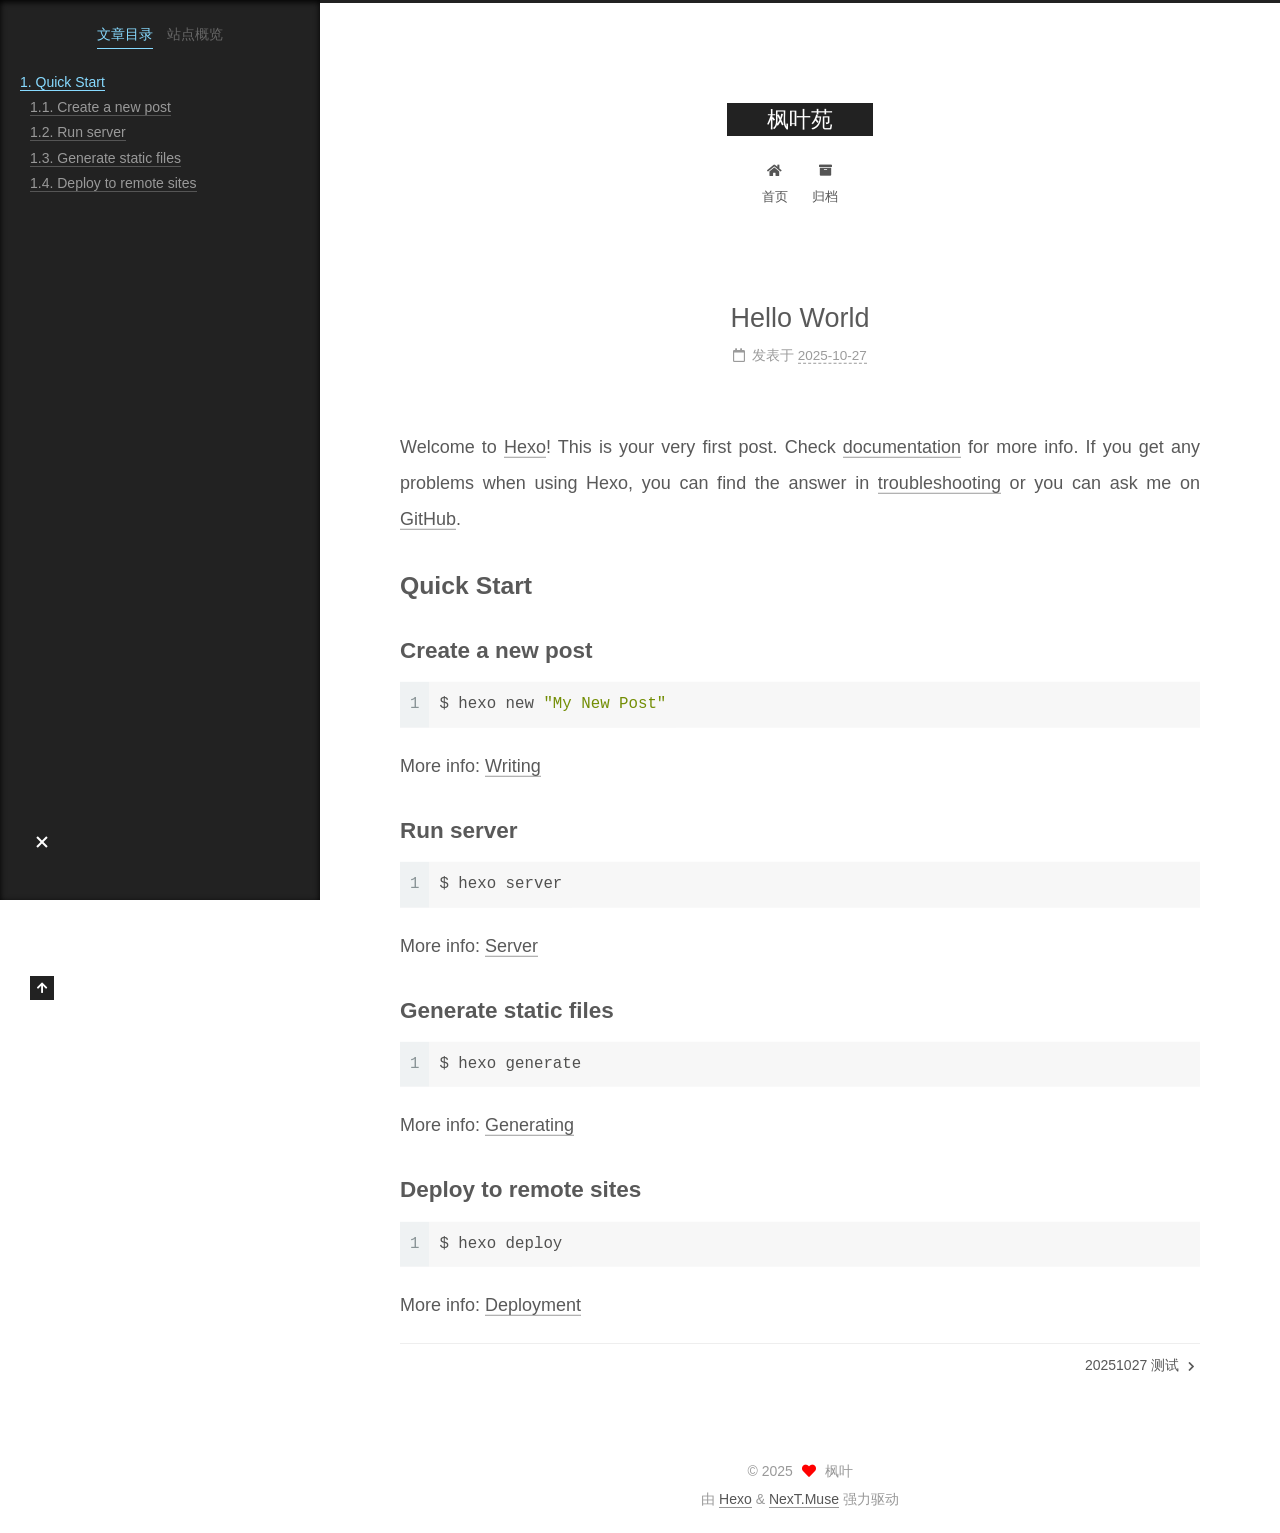
<file: 2025/10/27/hello-world/index.html>
<!DOCTYPE html>
<html lang="zh-CN">
<head>
  <meta charset="UTF-8">
<meta name="viewport" content="width=device-width, initial-scale=1, maximum-scale=2">
<meta name="theme-color" content="#222">
<meta name="generator" content="Hexo 7.3.0">
  <link rel="apple-touch-icon" sizes="180x180" href="/images/apple-touch-icon-next.png">
  <link rel="icon" type="image/png" sizes="32x32" href="/images/favicon-32x32-next.png">
  <link rel="icon" type="image/png" sizes="16x16" href="/images/favicon-16x16-next.png">
  <link rel="mask-icon" href="/images/logo.svg" color="#222">

<link rel="stylesheet" href="/css/main.css">


<link rel="stylesheet" href="/lib/font-awesome/css/all.min.css">

<script id="hexo-configurations">
    var NexT = window.NexT || {};
    var CONFIG = {"hostname":"example.com","root":"/","scheme":"Muse","version":"7.8.0","exturl":false,"sidebar":{"position":"left","display":"post","padding":18,"offset":12,"onmobile":false},"copycode":{"enable":false,"show_result":false,"style":null},"back2top":{"enable":true,"sidebar":false,"scrollpercent":false},"bookmark":{"enable":false,"color":"#222","save":"auto"},"fancybox":false,"mediumzoom":false,"lazyload":false,"pangu":false,"comments":{"style":"tabs","active":null,"storage":true,"lazyload":false,"nav":null},"algolia":{"hits":{"per_page":10},"labels":{"input_placeholder":"Search for Posts","hits_empty":"We didn't find any results for the search: ${query}","hits_stats":"${hits} results found in ${time} ms"}},"localsearch":{"enable":false,"trigger":"auto","top_n_per_article":1,"unescape":false,"preload":false},"motion":{"enable":true,"async":false,"transition":{"post_block":"fadeIn","post_header":"slideDownIn","post_body":"slideDownIn","coll_header":"slideLeftIn","sidebar":"slideUpIn"}}};
  </script>

  <meta name="description" content="Welcome to Hexo! This is your very first post. Check documentation for more info. If you get any problems when using Hexo, you can find the answer in troubleshooting or you can ask me on GitHub. Quick">
<meta property="og:type" content="article">
<meta property="og:title" content="Hello World">
<meta property="og:url" content="http://example.com/2025/10/27/hello-world/index.html">
<meta property="og:site_name" content="枫叶苑">
<meta property="og:description" content="Welcome to Hexo! This is your very first post. Check documentation for more info. If you get any problems when using Hexo, you can find the answer in troubleshooting or you can ask me on GitHub. Quick">
<meta property="og:locale" content="zh_CN">
<meta property="article:published_time" content="2025-10-27T02:03:11.095Z">
<meta property="article:modified_time" content="2025-10-27T02:02:39.396Z">
<meta property="article:author" content="枫叶">
<meta name="twitter:card" content="summary">

<link rel="canonical" href="http://example.com/2025/10/27/hello-world/">


<script id="page-configurations">
  // https://hexo.io/docs/variables.html
  CONFIG.page = {
    sidebar: "",
    isHome : false,
    isPost : true,
    lang   : 'zh-CN'
  };
</script>

  <title>Hello World | 枫叶苑</title>
  






  <noscript>
  <style>
  .use-motion .brand,
  .use-motion .menu-item,
  .sidebar-inner,
  .use-motion .post-block,
  .use-motion .pagination,
  .use-motion .comments,
  .use-motion .post-header,
  .use-motion .post-body,
  .use-motion .collection-header { opacity: initial; }

  .use-motion .site-title,
  .use-motion .site-subtitle {
    opacity: initial;
    top: initial;
  }

  .use-motion .logo-line-before i { left: initial; }
  .use-motion .logo-line-after i { right: initial; }
  </style>
</noscript>

</head>

<body itemscope itemtype="http://schema.org/WebPage">
  <div class="container use-motion">
    <div class="headband"></div>

    <header class="header" itemscope itemtype="http://schema.org/WPHeader">
      <div class="header-inner"><div class="site-brand-container">
  <div class="site-nav-toggle">
    <div class="toggle" aria-label="切换导航栏">
      <span class="toggle-line toggle-line-first"></span>
      <span class="toggle-line toggle-line-middle"></span>
      <span class="toggle-line toggle-line-last"></span>
    </div>
  </div>

  <div class="site-meta">

    <a href="/" class="brand" rel="start">
      <span class="logo-line-before"><i></i></span>
      <h1 class="site-title">枫叶苑</h1>
      <span class="logo-line-after"><i></i></span>
    </a>
  </div>

  <div class="site-nav-right">
    <div class="toggle popup-trigger">
    </div>
  </div>
</div>




<nav class="site-nav">
  <ul id="menu" class="main-menu menu">
        <li class="menu-item menu-item-home">

    <a href="/" rel="section"><i class="fa fa-home fa-fw"></i>首页</a>

  </li>
        <li class="menu-item menu-item-archives">

    <a href="/archives/" rel="section"><i class="fa fa-archive fa-fw"></i>归档</a>

  </li>
  </ul>
</nav>




</div>
    </header>

    
  <div class="back-to-top">
    <i class="fa fa-arrow-up"></i>
    <span>0%</span>
  </div>


    <main class="main">
      <div class="main-inner">
        <div class="content-wrap">
          

          <div class="content post posts-expand">
            

    
  
  
  <article itemscope itemtype="http://schema.org/Article" class="post-block" lang="zh-CN">
    <link itemprop="mainEntityOfPage" href="http://example.com/2025/10/27/hello-world/">

    <span hidden itemprop="author" itemscope itemtype="http://schema.org/Person">
      <meta itemprop="image" content="/images/avatar.gif">
      <meta itemprop="name" content="枫叶">
      <meta itemprop="description" content="选择有时候比努力更重要">
    </span>

    <span hidden itemprop="publisher" itemscope itemtype="http://schema.org/Organization">
      <meta itemprop="name" content="枫叶苑">
    </span>
      <header class="post-header">
        <h1 class="post-title" itemprop="name headline">
          Hello World
        </h1>

        <div class="post-meta">
            <span class="post-meta-item">
              <span class="post-meta-item-icon">
                <i class="far fa-calendar"></i>
              </span>
              <span class="post-meta-item-text">发表于</span>
              

              <time title="创建时间：2025-10-27 10:03:11 / 修改时间：10:02:39" itemprop="dateCreated datePublished" datetime="2025-10-27T10:03:11+08:00">2025-10-27</time>
            </span>

          

        </div>
      </header>

    
    
    
    <div class="post-body" itemprop="articleBody">

      
        <p>Welcome to <a target="_blank" rel="noopener" href="https://hexo.io/">Hexo</a>! This is your very first post. Check <a target="_blank" rel="noopener" href="https://hexo.io/docs/">documentation</a> for more info. If you get any problems when using Hexo, you can find the answer in <a target="_blank" rel="noopener" href="https://hexo.io/docs/troubleshooting.html">troubleshooting</a> or you can ask me on <a target="_blank" rel="noopener" href="https://github.com/hexojs/hexo/issues">GitHub</a>.</p>
<h2 id="Quick-Start"><a href="#Quick-Start" class="headerlink" title="Quick Start"></a>Quick Start</h2><h3 id="Create-a-new-post"><a href="#Create-a-new-post" class="headerlink" title="Create a new post"></a>Create a new post</h3><figure class="highlight bash"><table><tr><td class="gutter"><pre><span class="line">1</span><br></pre></td><td class="code"><pre><span class="line">$ hexo new <span class="string">&quot;My New Post&quot;</span></span><br></pre></td></tr></table></figure>

<p>More info: <a target="_blank" rel="noopener" href="https://hexo.io/docs/writing.html">Writing</a></p>
<h3 id="Run-server"><a href="#Run-server" class="headerlink" title="Run server"></a>Run server</h3><figure class="highlight bash"><table><tr><td class="gutter"><pre><span class="line">1</span><br></pre></td><td class="code"><pre><span class="line">$ hexo server</span><br></pre></td></tr></table></figure>

<p>More info: <a target="_blank" rel="noopener" href="https://hexo.io/docs/server.html">Server</a></p>
<h3 id="Generate-static-files"><a href="#Generate-static-files" class="headerlink" title="Generate static files"></a>Generate static files</h3><figure class="highlight bash"><table><tr><td class="gutter"><pre><span class="line">1</span><br></pre></td><td class="code"><pre><span class="line">$ hexo generate</span><br></pre></td></tr></table></figure>

<p>More info: <a target="_blank" rel="noopener" href="https://hexo.io/docs/generating.html">Generating</a></p>
<h3 id="Deploy-to-remote-sites"><a href="#Deploy-to-remote-sites" class="headerlink" title="Deploy to remote sites"></a>Deploy to remote sites</h3><figure class="highlight bash"><table><tr><td class="gutter"><pre><span class="line">1</span><br></pre></td><td class="code"><pre><span class="line">$ hexo deploy</span><br></pre></td></tr></table></figure>

<p>More info: <a target="_blank" rel="noopener" href="https://hexo.io/docs/one-command-deployment.html">Deployment</a></p>

    </div>

    
    
    

      <footer class="post-footer">

        


        
    <div class="post-nav">
      <div class="post-nav-item"></div>
      <div class="post-nav-item">
    <a href="/2025/10/27/20251027-%E6%B5%8B%E8%AF%95/" rel="next" title="20251027  测试">
      20251027  测试 <i class="fa fa-chevron-right"></i>
    </a></div>
    </div>
      </footer>
    
  </article>
  
  
  



          </div>
          

<script>
  window.addEventListener('tabs:register', () => {
    let { activeClass } = CONFIG.comments;
    if (CONFIG.comments.storage) {
      activeClass = localStorage.getItem('comments_active') || activeClass;
    }
    if (activeClass) {
      let activeTab = document.querySelector(`a[href="#comment-${activeClass}"]`);
      if (activeTab) {
        activeTab.click();
      }
    }
  });
  if (CONFIG.comments.storage) {
    window.addEventListener('tabs:click', event => {
      if (!event.target.matches('.tabs-comment .tab-content .tab-pane')) return;
      let commentClass = event.target.classList[1];
      localStorage.setItem('comments_active', commentClass);
    });
  }
</script>

        </div>
          
  
  <div class="toggle sidebar-toggle">
    <span class="toggle-line toggle-line-first"></span>
    <span class="toggle-line toggle-line-middle"></span>
    <span class="toggle-line toggle-line-last"></span>
  </div>

  <aside class="sidebar">
    <div class="sidebar-inner">

      <ul class="sidebar-nav motion-element">
        <li class="sidebar-nav-toc">
          文章目录
        </li>
        <li class="sidebar-nav-overview">
          站点概览
        </li>
      </ul>

      <!--noindex-->
      <div class="post-toc-wrap sidebar-panel">
          <div class="post-toc motion-element"><ol class="nav"><li class="nav-item nav-level-2"><a class="nav-link" href="#Quick-Start"><span class="nav-number">1.</span> <span class="nav-text">Quick Start</span></a><ol class="nav-child"><li class="nav-item nav-level-3"><a class="nav-link" href="#Create-a-new-post"><span class="nav-number">1.1.</span> <span class="nav-text">Create a new post</span></a></li><li class="nav-item nav-level-3"><a class="nav-link" href="#Run-server"><span class="nav-number">1.2.</span> <span class="nav-text">Run server</span></a></li><li class="nav-item nav-level-3"><a class="nav-link" href="#Generate-static-files"><span class="nav-number">1.3.</span> <span class="nav-text">Generate static files</span></a></li><li class="nav-item nav-level-3"><a class="nav-link" href="#Deploy-to-remote-sites"><span class="nav-number">1.4.</span> <span class="nav-text">Deploy to remote sites</span></a></li></ol></li></ol></div>
      </div>
      <!--/noindex-->

      <div class="site-overview-wrap sidebar-panel">
        <div class="site-author motion-element" itemprop="author" itemscope itemtype="http://schema.org/Person">
  <p class="site-author-name" itemprop="name">枫叶</p>
  <div class="site-description" itemprop="description">选择有时候比努力更重要</div>
</div>
<div class="site-state-wrap motion-element">
  <nav class="site-state">
      <div class="site-state-item site-state-posts">
          <a href="/archives/">
        
          <span class="site-state-item-count">2</span>
          <span class="site-state-item-name">日志</span>
        </a>
      </div>
  </nav>
</div>



      </div>

    </div>
  </aside>
  <div id="sidebar-dimmer"></div>


      </div>
    </main>

    <footer class="footer">
      <div class="footer-inner">
        

        

<div class="copyright">
  
  &copy; 
  <span itemprop="copyrightYear">2025</span>
  <span class="with-love">
    <i class="fa fa-heart"></i>
  </span>
  <span class="author" itemprop="copyrightHolder">枫叶</span>
</div>
  <div class="powered-by">由 <a href="https://hexo.io/" class="theme-link" rel="noopener" target="_blank">Hexo</a> & <a href="https://muse.theme-next.org/" class="theme-link" rel="noopener" target="_blank">NexT.Muse</a> 强力驱动
  </div>

        








      </div>
    </footer>
  </div>

  
  <script src="/lib/anime.min.js"></script>
  <script src="/lib/velocity/velocity.min.js"></script>
  <script src="/lib/velocity/velocity.ui.min.js"></script>

<script src="/js/utils.js"></script>

<script src="/js/motion.js"></script>


<script src="/js/schemes/muse.js"></script>


<script src="/js/next-boot.js"></script>




  















  

  

</body>
</html>
</file>
<file: css/main.css>
:root {
  --body-bg-color: #fff;
  --content-bg-color: #fff;
  --card-bg-color: #f5f5f5;
  --text-color: #555;
  --blockquote-color: #666;
  --link-color: #555;
  --link-hover-color: #222;
  --brand-color: #fff;
  --brand-hover-color: #fff;
  --table-row-odd-bg-color: #f9f9f9;
  --table-row-hover-bg-color: #f5f5f5;
  --menu-item-bg-color: #f5f5f5;
  --btn-default-bg: #222;
  --btn-default-color: #fff;
  --btn-default-border-color: #222;
  --btn-default-hover-bg: #fff;
  --btn-default-hover-color: #222;
  --btn-default-hover-border-color: #222;
}
html {
  line-height: 1.15; /* 1 */
  -webkit-text-size-adjust: 100%; /* 2 */
}
body {
  margin: 0;
}
main {
  display: block;
}
h1 {
  font-size: 2em;
  margin: 0.67em 0;
}
hr {
  box-sizing: content-box; /* 1 */
  height: 0; /* 1 */
  overflow: visible; /* 2 */
}
pre {
  font-family: monospace, monospace; /* 1 */
  font-size: 1em; /* 2 */
}
a {
  background: transparent;
}
abbr[title] {
  border-bottom: none; /* 1 */
  text-decoration: underline; /* 2 */
  text-decoration: underline dotted; /* 2 */
}
b,
strong {
  font-weight: bolder;
}
code,
kbd,
samp {
  font-family: monospace, monospace; /* 1 */
  font-size: 1em; /* 2 */
}
small {
  font-size: 80%;
}
sub,
sup {
  font-size: 75%;
  line-height: 0;
  position: relative;
  vertical-align: baseline;
}
sub {
  bottom: -0.25em;
}
sup {
  top: -0.5em;
}
img {
  border-style: none;
}
button,
input,
optgroup,
select,
textarea {
  font-family: inherit; /* 1 */
  font-size: 100%; /* 1 */
  line-height: 1.15; /* 1 */
  margin: 0; /* 2 */
}
button,
input {
/* 1 */
  overflow: visible;
}
button,
select {
/* 1 */
  text-transform: none;
}
button,
[type='button'],
[type='reset'],
[type='submit'] {
  -webkit-appearance: button;
}
button::-moz-focus-inner,
[type='button']::-moz-focus-inner,
[type='reset']::-moz-focus-inner,
[type='submit']::-moz-focus-inner {
  border-style: none;
  padding: 0;
}
button:-moz-focusring,
[type='button']:-moz-focusring,
[type='reset']:-moz-focusring,
[type='submit']:-moz-focusring {
  outline: 1px dotted ButtonText;
}
fieldset {
  padding: 0.35em 0.75em 0.625em;
}
legend {
  box-sizing: border-box; /* 1 */
  color: inherit; /* 2 */
  display: table; /* 1 */
  max-width: 100%; /* 1 */
  padding: 0; /* 3 */
  white-space: normal; /* 1 */
}
progress {
  vertical-align: baseline;
}
textarea {
  overflow: auto;
}
[type='checkbox'],
[type='radio'] {
  box-sizing: border-box; /* 1 */
  padding: 0; /* 2 */
}
[type='number']::-webkit-inner-spin-button,
[type='number']::-webkit-outer-spin-button {
  height: auto;
}
[type='search'] {
  outline-offset: -2px; /* 2 */
  -webkit-appearance: textfield; /* 1 */
}
[type='search']::-webkit-search-decoration {
  -webkit-appearance: none;
}
::-webkit-file-upload-button {
  font: inherit; /* 2 */
  -webkit-appearance: button; /* 1 */
}
details {
  display: block;
}
summary {
  display: list-item;
}
template {
  display: none;
}
[hidden] {
  display: none;
}
::selection {
  background: #262a30;
  color: #eee;
}
html,
body {
  height: 100%;
}
body {
  background: var(--body-bg-color);
  color: var(--text-color);
  font-family: 'Lato', "PingFang SC", "Microsoft YaHei", sans-serif;
  font-size: 1em;
  line-height: 2;
}
@media (max-width: 991px) {
  body {
    padding-left: 0 !important;
    padding-right: 0 !important;
  }
}
h1,
h2,
h3,
h4,
h5,
h6 {
  font-family: 'Lato', "PingFang SC", "Microsoft YaHei", sans-serif;
  font-weight: bold;
  line-height: 1.5;
  margin: 20px 0 15px;
}
h1 {
  font-size: 1.5em;
}
h2 {
  font-size: 1.375em;
}
h3 {
  font-size: 1.25em;
}
h4 {
  font-size: 1.125em;
}
h5 {
  font-size: 1em;
}
h6 {
  font-size: 0.875em;
}
p {
  margin: 0 0 20px 0;
}
a,
span.exturl {
  border-bottom: 1px solid #999;
  color: var(--link-color);
  outline: 0;
  text-decoration: none;
  overflow-wrap: break-word;
  word-wrap: break-word;
  cursor: pointer;
}
a:hover,
span.exturl:hover {
  border-bottom-color: var(--link-hover-color);
  color: var(--link-hover-color);
}
iframe,
img,
video {
  display: block;
  margin-left: auto;
  margin-right: auto;
  max-width: 100%;
}
hr {
  background-image: repeating-linear-gradient(-45deg, #ddd, #ddd 4px, transparent 4px, transparent 8px);
  border: 0;
  height: 3px;
  margin: 40px 0;
}
blockquote {
  border-left: 4px solid #ddd;
  color: var(--blockquote-color);
  margin: 0;
  padding: 0 15px;
}
blockquote cite::before {
  content: '-';
  padding: 0 5px;
}
dt {
  font-weight: bold;
}
dd {
  margin: 0;
  padding: 0;
}
kbd {
  background-color: #f5f5f5;
  background-image: linear-gradient(#eee, #fff, #eee);
  border: 1px solid #ccc;
  border-radius: 0.2em;
  box-shadow: 0.1em 0.1em 0.2em rgba(0,0,0,0.1);
  color: #555;
  font-family: inherit;
  padding: 0.1em 0.3em;
  white-space: nowrap;
}
.table-container {
  overflow: auto;
}
table {
  border-collapse: collapse;
  border-spacing: 0;
  font-size: 0.875em;
  margin: 0 0 20px 0;
  width: 100%;
}
tbody tr:nth-of-type(odd) {
  background: var(--table-row-odd-bg-color);
}
tbody tr:hover {
  background: var(--table-row-hover-bg-color);
}
caption,
th,
td {
  font-weight: normal;
  padding: 8px;
  vertical-align: middle;
}
th,
td {
  border: 1px solid #ddd;
  border-bottom: 3px solid #ddd;
}
th {
  font-weight: 700;
  padding-bottom: 10px;
}
td {
  border-bottom-width: 1px;
}
.btn {
  background: var(--btn-default-bg);
  border: 2px solid var(--btn-default-border-color);
  border-radius: 0;
  color: var(--btn-default-color);
  display: inline-block;
  font-size: 0.875em;
  line-height: 2;
  padding: 0 20px;
  text-decoration: none;
  transition-property: background-color;
  transition-delay: 0s;
  transition-duration: 0.2s;
  transition-timing-function: ease-in-out;
}
.btn:hover {
  background: var(--btn-default-hover-bg);
  border-color: var(--btn-default-hover-border-color);
  color: var(--btn-default-hover-color);
}
.btn + .btn {
  margin: 0 0 8px 8px;
}
.btn .fa-fw {
  text-align: left;
  width: 1.285714285714286em;
}
.toggle {
  line-height: 0;
}
.toggle .toggle-line {
  background: #fff;
  display: inline-block;
  height: 2px;
  left: 0;
  position: relative;
  top: 0;
  transition: all 0.4s;
  vertical-align: top;
  width: 100%;
}
.toggle .toggle-line:not(:first-child) {
  margin-top: 3px;
}
.toggle.toggle-arrow .toggle-line-first {
  left: 50%;
  top: 2px;
  transform: rotate(45deg);
  width: 50%;
}
.toggle.toggle-arrow .toggle-line-middle {
  left: 2px;
  width: 90%;
}
.toggle.toggle-arrow .toggle-line-last {
  left: 50%;
  top: -2px;
  transform: rotate(-45deg);
  width: 50%;
}
.toggle.toggle-close .toggle-line-first {
  transform: rotate(-45deg);
  top: 5px;
}
.toggle.toggle-close .toggle-line-middle {
  opacity: 0;
}
.toggle.toggle-close .toggle-line-last {
  transform: rotate(45deg);
  top: -5px;
}
.highlight,
pre {
  background: #f7f7f7;
  color: #4d4d4c;
  line-height: 1.6;
  margin: 0 auto 20px;
}
pre,
code {
  font-family: consolas, Menlo, monospace, "PingFang SC", "Microsoft YaHei";
}
code {
  background: #eee;
  border-radius: 3px;
  color: #555;
  padding: 2px 4px;
  overflow-wrap: break-word;
  word-wrap: break-word;
}
.highlight *::selection {
  background: #d6d6d6;
}
.highlight pre {
  border: 0;
  margin: 0;
  padding: 10px 0;
}
.highlight table {
  border: 0;
  margin: 0;
  width: auto;
}
.highlight td {
  border: 0;
  padding: 0;
}
.highlight figcaption {
  background: #eff2f3;
  color: #4d4d4c;
  display: flex;
  font-size: 0.875em;
  justify-content: space-between;
  line-height: 1.2;
  padding: 0.5em;
}
.highlight figcaption a {
  color: #4d4d4c;
}
.highlight figcaption a:hover {
  border-bottom-color: #4d4d4c;
}
.highlight .gutter {
  -moz-user-select: none;
  -ms-user-select: none;
  -webkit-user-select: none;
  user-select: none;
}
.highlight .gutter pre {
  background: #eff2f3;
  color: #869194;
  padding-left: 10px;
  padding-right: 10px;
  text-align: right;
}
.highlight .code pre {
  background: #f7f7f7;
  padding-left: 10px;
  width: 100%;
}
.gist table {
  width: auto;
}
.gist table td {
  border: 0;
}
pre {
  overflow: auto;
  padding: 10px;
}
pre code {
  background: none;
  color: #4d4d4c;
  font-size: 0.875em;
  padding: 0;
  text-shadow: none;
}
pre .deletion {
  background: #fdd;
}
pre .addition {
  background: #dfd;
}
pre .meta {
  color: #eab700;
  -moz-user-select: none;
  -ms-user-select: none;
  -webkit-user-select: none;
  user-select: none;
}
pre .comment {
  color: #8e908c;
}
pre .variable,
pre .attribute,
pre .tag,
pre .name,
pre .regexp,
pre .ruby .constant,
pre .xml .tag .title,
pre .xml .pi,
pre .xml .doctype,
pre .html .doctype,
pre .css .id,
pre .css .class,
pre .css .pseudo {
  color: #c82829;
}
pre .number,
pre .preprocessor,
pre .built_in,
pre .builtin-name,
pre .literal,
pre .params,
pre .constant,
pre .command {
  color: #f5871f;
}
pre .ruby .class .title,
pre .css .rules .attribute,
pre .string,
pre .symbol,
pre .value,
pre .inheritance,
pre .header,
pre .ruby .symbol,
pre .xml .cdata,
pre .special,
pre .formula {
  color: #718c00;
}
pre .title,
pre .css .hexcolor {
  color: #3e999f;
}
pre .function,
pre .python .decorator,
pre .python .title,
pre .ruby .function .title,
pre .ruby .title .keyword,
pre .perl .sub,
pre .javascript .title,
pre .coffeescript .title {
  color: #4271ae;
}
pre .keyword,
pre .javascript .function {
  color: #8959a8;
}
.blockquote-center {
  border-left: none;
  margin: 40px 0;
  padding: 0;
  position: relative;
  text-align: center;
}
.blockquote-center .fa {
  display: block;
  opacity: 0.6;
  position: absolute;
  width: 100%;
}
.blockquote-center .fa-quote-left {
  border-top: 1px solid #ccc;
  text-align: left;
  top: -20px;
}
.blockquote-center .fa-quote-right {
  border-bottom: 1px solid #ccc;
  text-align: right;
  bottom: -20px;
}
.blockquote-center p,
.blockquote-center div {
  text-align: center;
}
.post-body .group-picture img {
  margin: 0 auto;
  padding: 0 3px;
}
.group-picture-row {
  margin-bottom: 6px;
  overflow: hidden;
}
.group-picture-column {
  float: left;
  margin-bottom: 10px;
}
.post-body .label {
  color: #555;
  display: inline;
  padding: 0 2px;
}
.post-body .label.default {
  background: #f0f0f0;
}
.post-body .label.primary {
  background: #efe6f7;
}
.post-body .label.info {
  background: #e5f2f8;
}
.post-body .label.success {
  background: #e7f4e9;
}
.post-body .label.warning {
  background: #fcf6e1;
}
.post-body .label.danger {
  background: #fae8eb;
}
.post-body .tabs {
  margin-bottom: 20px;
}
.post-body .tabs,
.tabs-comment {
  display: block;
  padding-top: 10px;
  position: relative;
}
.post-body .tabs ul.nav-tabs,
.tabs-comment ul.nav-tabs {
  display: flex;
  flex-wrap: wrap;
  margin: 0;
  margin-bottom: -1px;
  padding: 0;
}
@media (max-width: 413px) {
  .post-body .tabs ul.nav-tabs,
  .tabs-comment ul.nav-tabs {
    display: block;
    margin-bottom: 5px;
  }
}
.post-body .tabs ul.nav-tabs li.tab,
.tabs-comment ul.nav-tabs li.tab {
  border-bottom: 1px solid #ddd;
  border-left: 1px solid transparent;
  border-right: 1px solid transparent;
  border-top: 3px solid transparent;
  flex-grow: 1;
  list-style-type: none;
  border-radius: 0 0 0 0;
}
@media (max-width: 413px) {
  .post-body .tabs ul.nav-tabs li.tab,
  .tabs-comment ul.nav-tabs li.tab {
    border-bottom: 1px solid transparent;
    border-left: 3px solid transparent;
    border-right: 1px solid transparent;
    border-top: 1px solid transparent;
  }
}
@media (max-width: 413px) {
  .post-body .tabs ul.nav-tabs li.tab,
  .tabs-comment ul.nav-tabs li.tab {
    border-radius: 0;
  }
}
.post-body .tabs ul.nav-tabs li.tab a,
.tabs-comment ul.nav-tabs li.tab a {
  border-bottom: initial;
  display: block;
  line-height: 1.8;
  outline: 0;
  padding: 0.25em 0.75em;
  text-align: center;
  transition-delay: 0s;
  transition-duration: 0.2s;
  transition-timing-function: ease-out;
}
.post-body .tabs ul.nav-tabs li.tab a i,
.tabs-comment ul.nav-tabs li.tab a i {
  width: 1.285714285714286em;
}
.post-body .tabs ul.nav-tabs li.tab.active,
.tabs-comment ul.nav-tabs li.tab.active {
  border-bottom: 1px solid transparent;
  border-left: 1px solid #ddd;
  border-right: 1px solid #ddd;
  border-top: 3px solid #fc6423;
}
@media (max-width: 413px) {
  .post-body .tabs ul.nav-tabs li.tab.active,
  .tabs-comment ul.nav-tabs li.tab.active {
    border-bottom: 1px solid #ddd;
    border-left: 3px solid #fc6423;
    border-right: 1px solid #ddd;
    border-top: 1px solid #ddd;
  }
}
.post-body .tabs ul.nav-tabs li.tab.active a,
.tabs-comment ul.nav-tabs li.tab.active a {
  color: var(--link-color);
  cursor: default;
}
.post-body .tabs .tab-content .tab-pane,
.tabs-comment .tab-content .tab-pane {
  border: 1px solid #ddd;
  border-top: 0;
  padding: 20px 20px 0 20px;
  border-radius: 0;
}
.post-body .tabs .tab-content .tab-pane:not(.active),
.tabs-comment .tab-content .tab-pane:not(.active) {
  display: none;
}
.post-body .tabs .tab-content .tab-pane.active,
.tabs-comment .tab-content .tab-pane.active {
  display: block;
}
.post-body .tabs .tab-content .tab-pane.active:nth-of-type(1),
.tabs-comment .tab-content .tab-pane.active:nth-of-type(1) {
  border-radius: 0 0 0 0;
}
@media (max-width: 413px) {
  .post-body .tabs .tab-content .tab-pane.active:nth-of-type(1),
  .tabs-comment .tab-content .tab-pane.active:nth-of-type(1) {
    border-radius: 0;
  }
}
.post-body .note {
  border-radius: 3px;
  margin-bottom: 20px;
  padding: 1em;
  position: relative;
  border: 1px solid #eee;
  border-left-width: 5px;
}
.post-body .note h2,
.post-body .note h3,
.post-body .note h4,
.post-body .note h5,
.post-body .note h6 {
  margin-top: 0;
  border-bottom: initial;
  margin-bottom: 0;
  padding-top: 0;
}
.post-body .note p:first-child,
.post-body .note ul:first-child,
.post-body .note ol:first-child,
.post-body .note table:first-child,
.post-body .note pre:first-child,
.post-body .note blockquote:first-child,
.post-body .note img:first-child {
  margin-top: 0;
}
.post-body .note p:last-child,
.post-body .note ul:last-child,
.post-body .note ol:last-child,
.post-body .note table:last-child,
.post-body .note pre:last-child,
.post-body .note blockquote:last-child,
.post-body .note img:last-child {
  margin-bottom: 0;
}
.post-body .note.default {
  border-left-color: #777;
}
.post-body .note.default h2,
.post-body .note.default h3,
.post-body .note.default h4,
.post-body .note.default h5,
.post-body .note.default h6 {
  color: #777;
}
.post-body .note.primary {
  border-left-color: #6f42c1;
}
.post-body .note.primary h2,
.post-body .note.primary h3,
.post-body .note.primary h4,
.post-body .note.primary h5,
.post-body .note.primary h6 {
  color: #6f42c1;
}
.post-body .note.info {
  border-left-color: #428bca;
}
.post-body .note.info h2,
.post-body .note.info h3,
.post-body .note.info h4,
.post-body .note.info h5,
.post-body .note.info h6 {
  color: #428bca;
}
.post-body .note.success {
  border-left-color: #5cb85c;
}
.post-body .note.success h2,
.post-body .note.success h3,
.post-body .note.success h4,
.post-body .note.success h5,
.post-body .note.success h6 {
  color: #5cb85c;
}
.post-body .note.warning {
  border-left-color: #f0ad4e;
}
.post-body .note.warning h2,
.post-body .note.warning h3,
.post-body .note.warning h4,
.post-body .note.warning h5,
.post-body .note.warning h6 {
  color: #f0ad4e;
}
.post-body .note.danger {
  border-left-color: #d9534f;
}
.post-body .note.danger h2,
.post-body .note.danger h3,
.post-body .note.danger h4,
.post-body .note.danger h5,
.post-body .note.danger h6 {
  color: #d9534f;
}
.pagination .prev,
.pagination .next,
.pagination .page-number,
.pagination .space {
  display: inline-block;
  margin: 0 10px;
  padding: 0 11px;
  position: relative;
  top: -1px;
}
@media (max-width: 767px) {
  .pagination .prev,
  .pagination .next,
  .pagination .page-number,
  .pagination .space {
    margin: 0 5px;
  }
}
.pagination {
  border-top: 1px solid #eee;
  margin: 120px 0 0;
  text-align: center;
}
.pagination .prev,
.pagination .next,
.pagination .page-number {
  border-bottom: 0;
  border-top: 1px solid #eee;
  transition-property: border-color;
  transition-delay: 0s;
  transition-duration: 0.2s;
  transition-timing-function: ease-in-out;
}
.pagination .prev:hover,
.pagination .next:hover,
.pagination .page-number:hover {
  border-top-color: #222;
}
.pagination .space {
  margin: 0;
  padding: 0;
}
.pagination .prev {
  margin-left: 0;
}
.pagination .next {
  margin-right: 0;
}
.pagination .page-number.current {
  background: #ccc;
  border-top-color: #ccc;
  color: #fff;
}
@media (max-width: 767px) {
  .pagination {
    border-top: none;
  }
  .pagination .prev,
  .pagination .next,
  .pagination .page-number {
    border-bottom: 1px solid #eee;
    border-top: 0;
    margin-bottom: 10px;
    padding: 0 10px;
  }
  .pagination .prev:hover,
  .pagination .next:hover,
  .pagination .page-number:hover {
    border-bottom-color: #222;
  }
}
.comments {
  margin-top: 60px;
  overflow: hidden;
}
.comment-button-group {
  display: flex;
  flex-wrap: wrap-reverse;
  justify-content: center;
  margin: 1em 0;
}
.comment-button-group .comment-button {
  margin: 0.1em 0.2em;
}
.comment-button-group .comment-button.active {
  background: var(--btn-default-hover-bg);
  border-color: var(--btn-default-hover-border-color);
  color: var(--btn-default-hover-color);
}
.comment-position {
  display: none;
}
.comment-position.active {
  display: block;
}
.tabs-comment {
  background: var(--content-bg-color);
  margin-top: 4em;
  padding-top: 0;
}
.tabs-comment .comments {
  border: 0;
  box-shadow: none;
  margin-top: 0;
  padding-top: 0;
}
.container {
  min-height: 100%;
  position: relative;
}
.main-inner {
  margin: 0 auto;
  width: 700px;
}
@media (min-width: 1200px) {
  .main-inner {
    width: 800px;
  }
}
@media (min-width: 1600px) {
  .main-inner {
    width: 900px;
  }
}
@media (max-width: 767px) {
  .content-wrap {
    padding: 0 20px;
  }
}
.header {
  background: transparent;
}
.header-inner {
  margin: 0 auto;
  width: 700px;
}
@media (min-width: 1200px) {
  .header-inner {
    width: 800px;
  }
}
@media (min-width: 1600px) {
  .header-inner {
    width: 900px;
  }
}
.site-brand-container {
  display: flex;
  flex-shrink: 0;
  padding: 0 10px;
}
.headband {
  background: #222;
  height: 3px;
}
.site-meta {
  flex-grow: 1;
  text-align: center;
}
@media (max-width: 767px) {
  .site-meta {
    text-align: center;
  }
}
.brand {
  border-bottom: none;
  color: var(--brand-color);
  display: inline-block;
  line-height: 1.375em;
  padding: 0 40px;
  position: relative;
}
.brand:hover {
  color: var(--brand-hover-color);
}
.site-title {
  font-family: 'Lato', "PingFang SC", "Microsoft YaHei", sans-serif;
  font-size: 1.375em;
  font-weight: normal;
  margin: 0;
}
.site-subtitle {
  color: #999;
  font-size: 0.8125em;
  margin: 10px 0;
}
.use-motion .brand {
  opacity: 0;
}
.use-motion .site-title,
.use-motion .site-subtitle,
.use-motion .custom-logo-image {
  opacity: 0;
  position: relative;
  top: -10px;
}
.site-nav-toggle,
.site-nav-right {
  display: none;
}
@media (max-width: 767px) {
  .site-nav-toggle,
  .site-nav-right {
    display: flex;
    flex-direction: column;
    justify-content: center;
  }
}
.site-nav-toggle .toggle,
.site-nav-right .toggle {
  color: var(--text-color);
  padding: 10px;
  width: 22px;
}
.site-nav-toggle .toggle .toggle-line,
.site-nav-right .toggle .toggle-line {
  background: var(--text-color);
  border-radius: 1px;
}
.site-nav {
  display: block;
}
@media (max-width: 767px) {
  .site-nav {
    clear: both;
    display: none;
  }
}
.site-nav.site-nav-on {
  display: block;
}
.menu {
  margin-top: 20px;
  padding-left: 0;
  text-align: center;
}
.menu-item {
  display: inline-block;
  list-style: none;
  margin: 0 10px;
}
@media (max-width: 767px) {
  .menu-item {
    display: block;
    margin-top: 10px;
  }
  .menu-item.menu-item-search {
    display: none;
  }
}
.menu-item a,
.menu-item span.exturl {
  border-bottom: 0;
  display: block;
  font-size: 0.8125em;
  transition-property: border-color;
  transition-delay: 0s;
  transition-duration: 0.2s;
  transition-timing-function: ease-in-out;
}
@media (hover: none) {
  .menu-item a:hover,
  .menu-item span.exturl:hover {
    border-bottom-color: transparent !important;
  }
}
.menu-item .fa,
.menu-item .fab,
.menu-item .far,
.menu-item .fas {
  margin-right: 8px;
}
.menu-item .badge {
  display: inline-block;
  font-weight: bold;
  line-height: 1;
  margin-left: 0.35em;
  margin-top: 0.35em;
  text-align: center;
  white-space: nowrap;
}
@media (max-width: 767px) {
  .menu-item .badge {
    float: right;
    margin-left: 0;
  }
}
.menu-item-active a,
.menu .menu-item a:hover,
.menu .menu-item span.exturl:hover {
  background: var(--menu-item-bg-color);
}
.use-motion .menu-item {
  opacity: 0;
}
.sidebar {
  background: #222;
  bottom: 0;
  box-shadow: inset 0 2px 6px #000;
  position: fixed;
  top: 0;
}
@media (max-width: 991px) {
  .sidebar {
    display: none;
  }
}
.sidebar-inner {
  color: #999;
  padding: 18px 10px;
  text-align: center;
}
.cc-license {
  margin-top: 10px;
  text-align: center;
}
.cc-license .cc-opacity {
  border-bottom: none;
  opacity: 0.7;
}
.cc-license .cc-opacity:hover {
  opacity: 0.9;
}
.cc-license img {
  display: inline-block;
}
.site-author-image {
  border: 2px solid #333;
  display: block;
  margin: 0 auto;
  max-width: 96px;
  padding: 2px;
}
.site-author-name {
  color: #f5f5f5;
  font-weight: normal;
  margin: 5px 0 0;
  text-align: center;
}
.site-description {
  color: #999;
  font-size: 1em;
  margin-top: 5px;
  text-align: center;
}
.links-of-author {
  margin-top: 15px;
}
.links-of-author a,
.links-of-author span.exturl {
  border-bottom-color: #555;
  display: inline-block;
  font-size: 0.8125em;
  margin-bottom: 10px;
  margin-right: 10px;
  vertical-align: middle;
}
.links-of-author a::before,
.links-of-author span.exturl::before {
  background: #05d0d5;
  border-radius: 50%;
  content: ' ';
  display: inline-block;
  height: 4px;
  margin-right: 3px;
  vertical-align: middle;
  width: 4px;
}
.sidebar-button {
  margin-top: 15px;
}
.sidebar-button a {
  border: 1px solid #fc6423;
  border-radius: 4px;
  color: #fc6423;
  display: inline-block;
  padding: 0 15px;
}
.sidebar-button a .fa,
.sidebar-button a .fab,
.sidebar-button a .far,
.sidebar-button a .fas {
  margin-right: 5px;
}
.sidebar-button a:hover {
  background: #fc6423;
  border: 1px solid #fc6423;
  color: #fff;
}
.sidebar-button a:hover .fa,
.sidebar-button a:hover .fab,
.sidebar-button a:hover .far,
.sidebar-button a:hover .fas {
  color: #fff;
}
.links-of-blogroll {
  font-size: 0.8125em;
  margin-top: 10px;
}
.links-of-blogroll-title {
  font-size: 0.875em;
  font-weight: 600;
  margin-top: 0;
}
.links-of-blogroll-list {
  list-style: none;
  margin: 0;
  padding: 0;
}
#sidebar-dimmer {
  display: none;
}
@media (max-width: 767px) {
  #sidebar-dimmer {
    background: #000;
    display: block;
    height: 100%;
    left: 100%;
    opacity: 0;
    position: fixed;
    top: 0;
    width: 100%;
    z-index: 1100;
  }
  .sidebar-active + #sidebar-dimmer {
    opacity: 0.7;
    transform: translateX(-100%);
    transition: opacity 0.5s;
  }
}
.sidebar-nav {
  margin: 0;
  padding-bottom: 20px;
  padding-left: 0;
}
.sidebar-nav li {
  border-bottom: 1px solid transparent;
  color: #666;
  cursor: pointer;
  display: inline-block;
  font-size: 0.875em;
}
.sidebar-nav li.sidebar-nav-overview {
  margin-left: 10px;
}
.sidebar-nav li:hover {
  color: #f5f5f5;
}
.sidebar-nav .sidebar-nav-active {
  border-bottom-color: #87daff;
  color: #87daff;
}
.sidebar-nav .sidebar-nav-active:hover {
  color: #87daff;
}
.sidebar-panel {
  display: none;
  overflow-x: hidden;
  overflow-y: auto;
}
.sidebar-panel-active {
  display: block;
}
.sidebar-toggle {
  background: #222;
  bottom: 45px;
  cursor: pointer;
  height: 14px;
  left: 30px;
  padding: 5px;
  position: fixed;
  width: 14px;
  z-index: 1300;
}
@media (max-width: 991px) {
  .sidebar-toggle {
    left: 20px;
    opacity: 0.8;
    display: none;
  }
}
.sidebar-toggle:hover .toggle-line {
  background: #87daff;
}
.post-toc {
  font-size: 0.875em;
}
.post-toc ol {
  list-style: none;
  margin: 0;
  padding: 0 2px 5px 10px;
  text-align: left;
}
.post-toc ol > ol {
  padding-left: 0;
}
.post-toc ol a {
  transition-property: all;
  transition-delay: 0s;
  transition-duration: 0.2s;
  transition-timing-function: ease-in-out;
}
.post-toc .nav-item {
  line-height: 1.8;
  overflow: hidden;
  text-overflow: ellipsis;
  white-space: nowrap;
}
.post-toc .nav .nav-child {
  display: none;
}
.post-toc .nav .active > .nav-child {
  display: block;
}
.post-toc .nav .active-current > .nav-child {
  display: block;
}
.post-toc .nav .active-current > .nav-child > .nav-item {
  display: block;
}
.post-toc .nav .active > a {
  border-bottom-color: #87daff;
  color: #87daff;
}
.post-toc .nav .active-current > a {
  color: #87daff;
}
.post-toc .nav .active-current > a:hover {
  color: #87daff;
}
.site-state {
  display: flex;
  justify-content: center;
  line-height: 1.4;
  margin-top: 10px;
  overflow: hidden;
  text-align: center;
  white-space: nowrap;
}
.site-state-item {
  padding: 0 15px;
}
.site-state-item:not(:first-child) {
  border-left: 1px solid #333;
}
.site-state-item a {
  border-bottom: none;
}
.site-state-item-count {
  display: block;
  font-size: 1.25em;
  font-weight: 600;
  text-align: center;
}
.site-state-item-name {
  color: inherit;
  font-size: 0.875em;
}
.footer {
  color: #999;
  font-size: 0.875em;
  padding: 20px 0;
}
.footer.footer-fixed {
  bottom: 0;
  left: 0;
  position: absolute;
  right: 0;
}
.footer-inner {
  box-sizing: border-box;
  margin: 0 auto;
  text-align: center;
  width: 700px;
}
@media (min-width: 1200px) {
  .footer-inner {
    width: 800px;
  }
}
@media (min-width: 1600px) {
  .footer-inner {
    width: 900px;
  }
}
.languages {
  display: inline-block;
  font-size: 1.125em;
  position: relative;
}
.languages .lang-select-label span {
  margin: 0 0.5em;
}
.languages .lang-select {
  height: 100%;
  left: 0;
  opacity: 0;
  position: absolute;
  top: 0;
  width: 100%;
}
.with-love {
  color: #ff0000;
  display: inline-block;
  margin: 0 5px;
}
.powered-by,
.theme-info {
  display: inline-block;
}
@-moz-keyframes iconAnimate {
  0%, 100% {
    transform: scale(1);
  }
  10%, 30% {
    transform: scale(0.9);
  }
  20%, 40%, 60%, 80% {
    transform: scale(1.1);
  }
  50%, 70% {
    transform: scale(1.1);
  }
}
@-webkit-keyframes iconAnimate {
  0%, 100% {
    transform: scale(1);
  }
  10%, 30% {
    transform: scale(0.9);
  }
  20%, 40%, 60%, 80% {
    transform: scale(1.1);
  }
  50%, 70% {
    transform: scale(1.1);
  }
}
@-o-keyframes iconAnimate {
  0%, 100% {
    transform: scale(1);
  }
  10%, 30% {
    transform: scale(0.9);
  }
  20%, 40%, 60%, 80% {
    transform: scale(1.1);
  }
  50%, 70% {
    transform: scale(1.1);
  }
}
@keyframes iconAnimate {
  0%, 100% {
    transform: scale(1);
  }
  10%, 30% {
    transform: scale(0.9);
  }
  20%, 40%, 60%, 80% {
    transform: scale(1.1);
  }
  50%, 70% {
    transform: scale(1.1);
  }
}
.back-to-top {
  font-size: 12px;
  text-align: center;
  transition-delay: 0s;
  transition-duration: 0.2s;
  transition-timing-function: ease-in-out;
}
.back-to-top {
  background: #222;
  bottom: -100px;
  box-sizing: border-box;
  color: #fff;
  cursor: pointer;
  left: 30px;
  opacity: 1;
  padding: 0 6px;
  position: fixed;
  transition-property: bottom;
  z-index: 1300;
  width: 24px;
}
.back-to-top span {
  display: none;
}
.back-to-top:hover {
  color: #87daff;
}
.back-to-top.back-to-top-on {
  bottom: 19px;
}
@media (max-width: 991px) {
  .back-to-top {
    left: 20px;
    opacity: 0.8;
  }
}
.post-body {
  font-family: 'Lato', "PingFang SC", "Microsoft YaHei", sans-serif;
  overflow-wrap: break-word;
  word-wrap: break-word;
}
@media (min-width: 1200px) {
  .post-body {
    font-size: 1.125em;
  }
}
.post-body .exturl .fa {
  font-size: 0.875em;
  margin-left: 4px;
}
.post-body .image-caption,
.post-body .figure .caption {
  color: #999;
  font-size: 0.875em;
  font-weight: bold;
  line-height: 1;
  margin: -20px auto 15px;
  text-align: center;
}
.post-sticky-flag {
  display: inline-block;
  transform: rotate(30deg);
}
.post-button {
  margin-top: 40px;
  text-align: center;
}
.use-motion .post-block,
.use-motion .pagination,
.use-motion .comments {
  opacity: 0;
}
.use-motion .post-header {
  opacity: 0;
}
.use-motion .post-body {
  opacity: 0;
}
.use-motion .collection-header {
  opacity: 0;
}
.posts-collapse {
  margin-left: 35px;
  position: relative;
}
@media (max-width: 767px) {
  .posts-collapse {
    margin-left: 0px;
    margin-right: 0px;
  }
}
.posts-collapse .collection-title {
  font-size: 1.125em;
  position: relative;
}
.posts-collapse .collection-title::before {
  background: #999;
  border: 1px solid #fff;
  border-radius: 50%;
  content: ' ';
  height: 10px;
  left: 0;
  margin-left: -6px;
  margin-top: -4px;
  position: absolute;
  top: 50%;
  width: 10px;
}
.posts-collapse .collection-year {
  font-size: 1.5em;
  font-weight: bold;
  margin: 60px 0;
  position: relative;
}
.posts-collapse .collection-year::before {
  background: #bbb;
  border-radius: 50%;
  content: ' ';
  height: 8px;
  left: 0;
  margin-left: -4px;
  margin-top: -4px;
  position: absolute;
  top: 50%;
  width: 8px;
}
.posts-collapse .collection-header {
  display: block;
  margin: 0 0 0 20px;
}
.posts-collapse .collection-header small {
  color: #bbb;
  margin-left: 5px;
}
.posts-collapse .post-header {
  border-bottom: 1px dashed #ccc;
  margin: 30px 0;
  padding-left: 15px;
  position: relative;
  transition-property: border;
  transition-delay: 0s;
  transition-duration: 0.2s;
  transition-timing-function: ease-in-out;
}
.posts-collapse .post-header::before {
  background: #bbb;
  border: 1px solid #fff;
  border-radius: 50%;
  content: ' ';
  height: 6px;
  left: 0;
  margin-left: -4px;
  position: absolute;
  top: 0.75em;
  transition-property: background;
  width: 6px;
  transition-delay: 0s;
  transition-duration: 0.2s;
  transition-timing-function: ease-in-out;
}
.posts-collapse .post-header:hover {
  border-bottom-color: #666;
}
.posts-collapse .post-header:hover::before {
  background: #222;
}
.posts-collapse .post-meta {
  display: inline;
  font-size: 0.75em;
  margin-right: 10px;
}
.posts-collapse .post-title {
  display: inline;
}
.posts-collapse .post-title a,
.posts-collapse .post-title span.exturl {
  border-bottom: none;
  color: var(--link-color);
}
.posts-collapse .post-title .fa-external-link-alt {
  font-size: 0.875em;
  margin-left: 5px;
}
.posts-collapse::before {
  background: #f5f5f5;
  content: ' ';
  height: 100%;
  left: 0;
  margin-left: -2px;
  position: absolute;
  top: 1.25em;
  width: 4px;
}
.post-eof {
  background: #ccc;
  height: 1px;
  margin: 80px auto 60px;
  text-align: center;
  width: 8%;
}
.post-block:last-of-type .post-eof {
  display: none;
}
.content {
  padding-top: 40px;
}
@media (min-width: 992px) {
  .post-body {
    text-align: justify;
  }
}
@media (max-width: 991px) {
  .post-body {
    text-align: justify;
  }
}
.post-body h1,
.post-body h2,
.post-body h3,
.post-body h4,
.post-body h5,
.post-body h6 {
  padding-top: 10px;
}
.post-body h1 .header-anchor,
.post-body h2 .header-anchor,
.post-body h3 .header-anchor,
.post-body h4 .header-anchor,
.post-body h5 .header-anchor,
.post-body h6 .header-anchor {
  border-bottom-style: none;
  color: #ccc;
  float: right;
  margin-left: 10px;
  visibility: hidden;
}
.post-body h1 .header-anchor:hover,
.post-body h2 .header-anchor:hover,
.post-body h3 .header-anchor:hover,
.post-body h4 .header-anchor:hover,
.post-body h5 .header-anchor:hover,
.post-body h6 .header-anchor:hover {
  color: inherit;
}
.post-body h1:hover .header-anchor,
.post-body h2:hover .header-anchor,
.post-body h3:hover .header-anchor,
.post-body h4:hover .header-anchor,
.post-body h5:hover .header-anchor,
.post-body h6:hover .header-anchor {
  visibility: visible;
}
.post-body iframe,
.post-body img,
.post-body video {
  margin-bottom: 20px;
}
.post-body .video-container {
  height: 0;
  margin-bottom: 20px;
  overflow: hidden;
  padding-top: 75%;
  position: relative;
  width: 100%;
}
.post-body .video-container iframe,
.post-body .video-container object,
.post-body .video-container embed {
  height: 100%;
  left: 0;
  margin: 0;
  position: absolute;
  top: 0;
  width: 100%;
}
.post-gallery {
  align-items: center;
  display: grid;
  grid-gap: 10px;
  grid-template-columns: 1fr 1fr 1fr;
  margin-bottom: 20px;
}
@media (max-width: 767px) {
  .post-gallery {
    grid-template-columns: 1fr 1fr;
  }
}
.post-gallery a {
  border: 0;
}
.post-gallery img {
  margin: 0;
}
.posts-expand .post-header {
  font-size: 1.125em;
}
.posts-expand .post-title {
  font-size: 1.5em;
  font-weight: normal;
  margin: initial;
  text-align: center;
  overflow-wrap: break-word;
  word-wrap: break-word;
}
.posts-expand .post-title-link {
  border-bottom: none;
  color: var(--link-color);
  display: inline-block;
  position: relative;
  vertical-align: top;
}
.posts-expand .post-title-link::before {
  background: var(--link-color);
  bottom: 0;
  content: '';
  height: 2px;
  left: 0;
  position: absolute;
  transform: scaleX(0);
  visibility: hidden;
  width: 100%;
  transition-delay: 0s;
  transition-duration: 0.2s;
  transition-timing-function: ease-in-out;
}
.posts-expand .post-title-link:hover::before {
  transform: scaleX(1);
  visibility: visible;
}
.posts-expand .post-title-link .fa-external-link-alt {
  font-size: 0.875em;
  margin-left: 5px;
}
.posts-expand .post-meta {
  color: #999;
  font-family: 'Lato', "PingFang SC", "Microsoft YaHei", sans-serif;
  font-size: 0.75em;
  margin: 3px 0 60px 0;
  text-align: center;
}
.posts-expand .post-meta .post-description {
  font-size: 0.875em;
  margin-top: 2px;
}
.posts-expand .post-meta time {
  border-bottom: 1px dashed #999;
  cursor: pointer;
}
.post-meta .post-meta-item + .post-meta-item::before {
  content: '|';
  margin: 0 0.5em;
}
.post-meta-divider {
  margin: 0 0.5em;
}
.post-meta-item-icon {
  margin-right: 3px;
}
@media (max-width: 991px) {
  .post-meta-item-icon {
    display: inline-block;
  }
}
@media (max-width: 991px) {
  .post-meta-item-text {
    display: none;
  }
}
.post-nav {
  border-top: 1px solid #eee;
  display: flex;
  justify-content: space-between;
  margin-top: 15px;
  padding: 10px 5px 0;
}
.post-nav-item {
  flex: 1;
}
.post-nav-item a {
  border-bottom: none;
  display: block;
  font-size: 0.875em;
  line-height: 1.6;
  position: relative;
}
.post-nav-item a:active {
  top: 2px;
}
.post-nav-item .fa {
  font-size: 0.75em;
}
.post-nav-item:first-child {
  margin-right: 15px;
}
.post-nav-item:first-child .fa {
  margin-right: 5px;
}
.post-nav-item:last-child {
  margin-left: 15px;
  text-align: right;
}
.post-nav-item:last-child .fa {
  margin-left: 5px;
}
.rtl.post-body p,
.rtl.post-body a,
.rtl.post-body h1,
.rtl.post-body h2,
.rtl.post-body h3,
.rtl.post-body h4,
.rtl.post-body h5,
.rtl.post-body h6,
.rtl.post-body li,
.rtl.post-body ul,
.rtl.post-body ol {
  direction: rtl;
  font-family: UKIJ Ekran;
}
.rtl.post-title {
  font-family: UKIJ Ekran;
}
.post-tags {
  margin-top: 40px;
  text-align: center;
}
.post-tags a {
  display: inline-block;
  font-size: 0.8125em;
}
.post-tags a:not(:last-child) {
  margin-right: 10px;
}
.post-widgets {
  border-top: 1px solid #eee;
  margin-top: 15px;
  text-align: center;
}
.wp_rating {
  height: 20px;
  line-height: 20px;
  margin-top: 10px;
  padding-top: 6px;
  text-align: center;
}
.social-like {
  display: flex;
  font-size: 0.875em;
  justify-content: center;
  text-align: center;
}
.reward-container {
  margin: 20px auto;
  padding: 10px 0;
  text-align: center;
  width: 90%;
}
.reward-container button {
  background: transparent;
  border: 1px solid #fc6423;
  border-radius: 0;
  color: #fc6423;
  cursor: pointer;
  line-height: 2;
  outline: 0;
  padding: 0 15px;
  vertical-align: text-top;
}
.reward-container button:hover {
  background: #fc6423;
  border: 1px solid transparent;
  color: #fa9366;
}
#qr {
  padding-top: 20px;
}
#qr a {
  border: 0;
}
#qr img {
  display: inline-block;
  margin: 0.8em 2em 0 2em;
  max-width: 100%;
  width: 180px;
}
#qr p {
  text-align: center;
}
.category-all-page .category-all-title {
  text-align: center;
}
.category-all-page .category-all {
  margin-top: 20px;
}
.category-all-page .category-list {
  list-style: none;
  margin: 0;
  padding: 0;
}
.category-all-page .category-list-item {
  margin: 5px 10px;
}
.category-all-page .category-list-count {
  color: #bbb;
}
.category-all-page .category-list-count::before {
  content: ' (';
  display: inline;
}
.category-all-page .category-list-count::after {
  content: ') ';
  display: inline;
}
.category-all-page .category-list-child {
  padding-left: 10px;
}
.event-list {
  padding: 0;
}
.event-list hr {
  background: #222;
  margin: 20px 0 45px 0;
}
.event-list hr::after {
  background: #222;
  color: #fff;
  content: 'NOW';
  display: inline-block;
  font-weight: bold;
  padding: 0 5px;
  text-align: right;
}
.event-list .event {
  background: #222;
  margin: 20px 0;
  min-height: 40px;
  padding: 15px 0 15px 10px;
}
.event-list .event .event-summary {
  color: #fff;
  margin: 0;
  padding-bottom: 3px;
}
.event-list .event .event-summary::before {
  animation: dot-flash 1s alternate infinite ease-in-out;
  color: #fff;
  content: '\f111';
  display: inline-block;
  font-size: 10px;
  margin-right: 25px;
  vertical-align: middle;
  font-family: 'Font Awesome 5 Free';
  font-weight: 900;
}
.event-list .event .event-relative-time {
  color: #bbb;
  display: inline-block;
  font-size: 12px;
  font-weight: normal;
  padding-left: 12px;
}
.event-list .event .event-details {
  color: #fff;
  display: block;
  line-height: 18px;
  margin-left: 56px;
  padding-bottom: 6px;
  padding-top: 3px;
  text-indent: -24px;
}
.event-list .event .event-details::before {
  color: #fff;
  display: inline-block;
  margin-right: 9px;
  text-align: center;
  text-indent: 0;
  width: 14px;
  font-family: 'Font Awesome 5 Free';
  font-weight: 900;
}
.event-list .event .event-details.event-location::before {
  content: '\f041';
}
.event-list .event .event-details.event-duration::before {
  content: '\f017';
}
.event-list .event-past {
  background: #f5f5f5;
}
.event-list .event-past .event-summary,
.event-list .event-past .event-details {
  color: #bbb;
  opacity: 0.9;
}
.event-list .event-past .event-summary::before,
.event-list .event-past .event-details::before {
  animation: none;
  color: #bbb;
}
@-moz-keyframes dot-flash {
  from {
    opacity: 1;
    transform: scale(1);
  }
  to {
    opacity: 0;
    transform: scale(0.8);
  }
}
@-webkit-keyframes dot-flash {
  from {
    opacity: 1;
    transform: scale(1);
  }
  to {
    opacity: 0;
    transform: scale(0.8);
  }
}
@-o-keyframes dot-flash {
  from {
    opacity: 1;
    transform: scale(1);
  }
  to {
    opacity: 0;
    transform: scale(0.8);
  }
}
@keyframes dot-flash {
  from {
    opacity: 1;
    transform: scale(1);
  }
  to {
    opacity: 0;
    transform: scale(0.8);
  }
}
ul.breadcrumb {
  font-size: 0.75em;
  list-style: none;
  margin: 1em 0;
  padding: 0 2em;
  text-align: center;
}
ul.breadcrumb li {
  display: inline;
}
ul.breadcrumb li + li::before {
  content: '/\00a0';
  font-weight: normal;
  padding: 0.5em;
}
ul.breadcrumb li + li:last-child {
  font-weight: bold;
}
.tag-cloud {
  text-align: center;
}
.tag-cloud a {
  display: inline-block;
  margin: 10px;
}
.tag-cloud a:hover {
  color: var(--link-hover-color) !important;
}
@media (max-width: 767px) {
  .header-inner,
  .main-inner,
  .footer-inner {
    width: auto;
  }
}
.header-inner {
  padding-top: 100px;
}
@media (max-width: 767px) {
  .header-inner {
    padding-top: 50px;
  }
}
.main-inner {
  padding-bottom: 60px;
}
.content {
  padding-top: 70px;
}
@media (max-width: 767px) {
  .content {
    padding-top: 35px;
  }
}
embed {
  display: block;
  margin: 0 auto 25px auto;
}
.custom-logo .site-meta-headline {
  text-align: center;
}
.custom-logo .site-title {
  color: #222;
  margin: 10px auto 0;
}
.custom-logo .site-title a {
  border: 0;
}
.custom-logo-image {
  background: #fff;
  margin: 0 auto;
  max-width: 150px;
  padding: 5px;
}
.brand {
  background: var(--btn-default-bg);
}
@media (max-width: 767px) {
  .site-nav {
    border-bottom: 1px solid #ddd;
    border-top: 1px solid #ddd;
    left: 0;
    margin: 0;
    padding: 0;
    width: 100%;
  }
}
@media (max-width: 767px) {
  .menu {
    text-align: left;
  }
}
.menu-item-active a,
.menu .menu-item a:hover,
.menu .menu-item span.exturl:hover {
  background: transparent;
  border-bottom: 1px solid var(--link-hover-color) !important;
}
@media (max-width: 767px) {
  .menu-item-active a,
  .menu .menu-item a:hover,
  .menu .menu-item span.exturl:hover {
    border-bottom: 1px dotted #ddd !important;
  }
}
@media (max-width: 767px) {
  .menu .menu-item {
    margin: 0 10px;
  }
}
.menu .menu-item a,
.menu .menu-item span.exturl {
  border-bottom: 1px solid transparent;
}
@media (max-width: 767px) {
  .menu .menu-item a,
  .menu .menu-item span.exturl {
    padding: 5px 10px;
  }
}
@media (min-width: 768px) {
  .menu .menu-item .fa,
  .menu .menu-item .fab,
  .menu .menu-item .far,
  .menu .menu-item .fas {
    display: block;
    line-height: 2;
    margin-right: 0;
    width: 100%;
  }
}
.menu .menu-item .badge {
  background: #eee;
  padding: 1px 4px;
}
.sub-menu {
  margin: 10px 0;
}
.sub-menu .menu-item {
  display: inline-block;
}
.sidebar {
  left: -320px;
}
.sidebar.sidebar-active {
  left: 0;
}
.sidebar {
  width: 320px;
  z-index: 1200;
  transition-delay: 0s;
  transition-duration: 0.2s;
  transition-timing-function: ease-out;
}
.sidebar a,
.sidebar span.exturl {
  border-bottom-color: #555;
  color: #999;
}
.sidebar a:hover,
.sidebar span.exturl:hover {
  border-bottom-color: #eee;
  color: #eee;
}
.links-of-blogroll-item {
  padding: 2px 10px;
}
.links-of-blogroll-item a,
.links-of-blogroll-item span.exturl {
  box-sizing: border-box;
  display: inline-block;
  max-width: 280px;
  overflow: hidden;
  text-overflow: ellipsis;
  white-space: nowrap;
}
</file>
